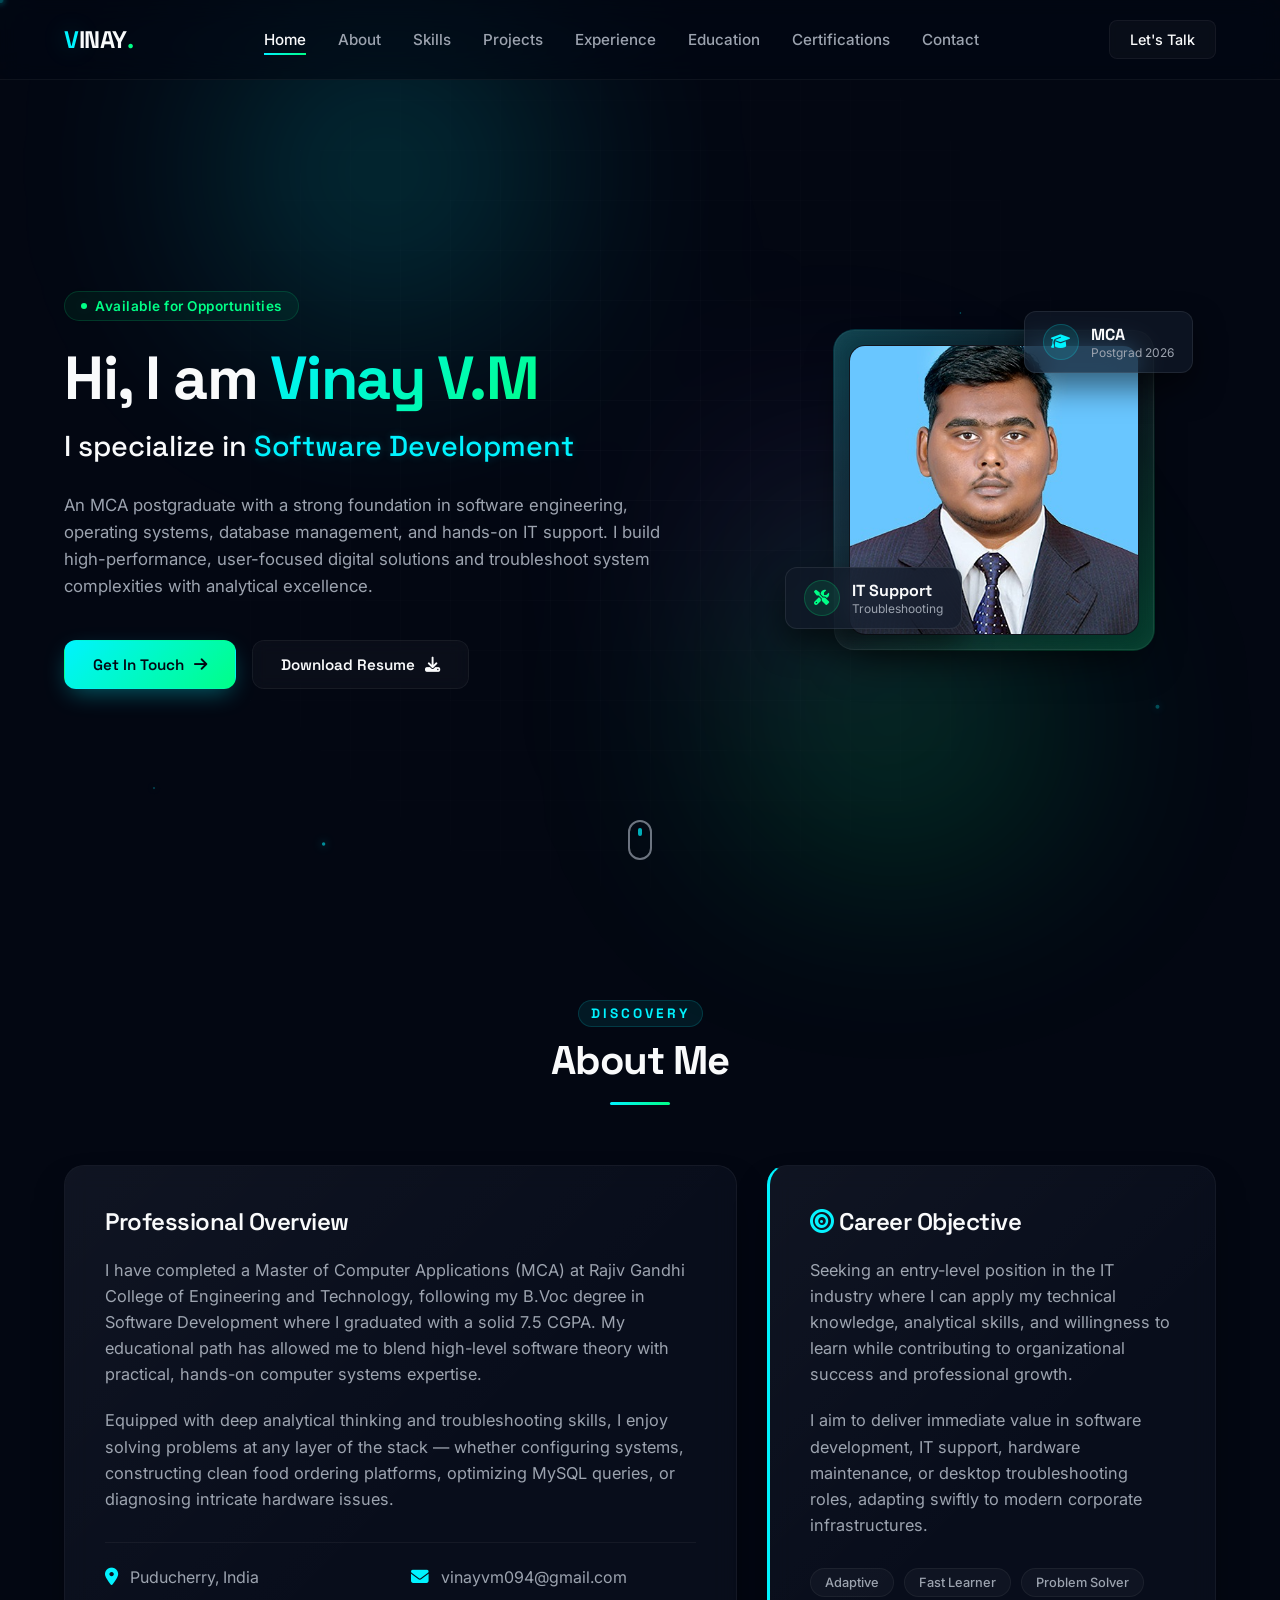
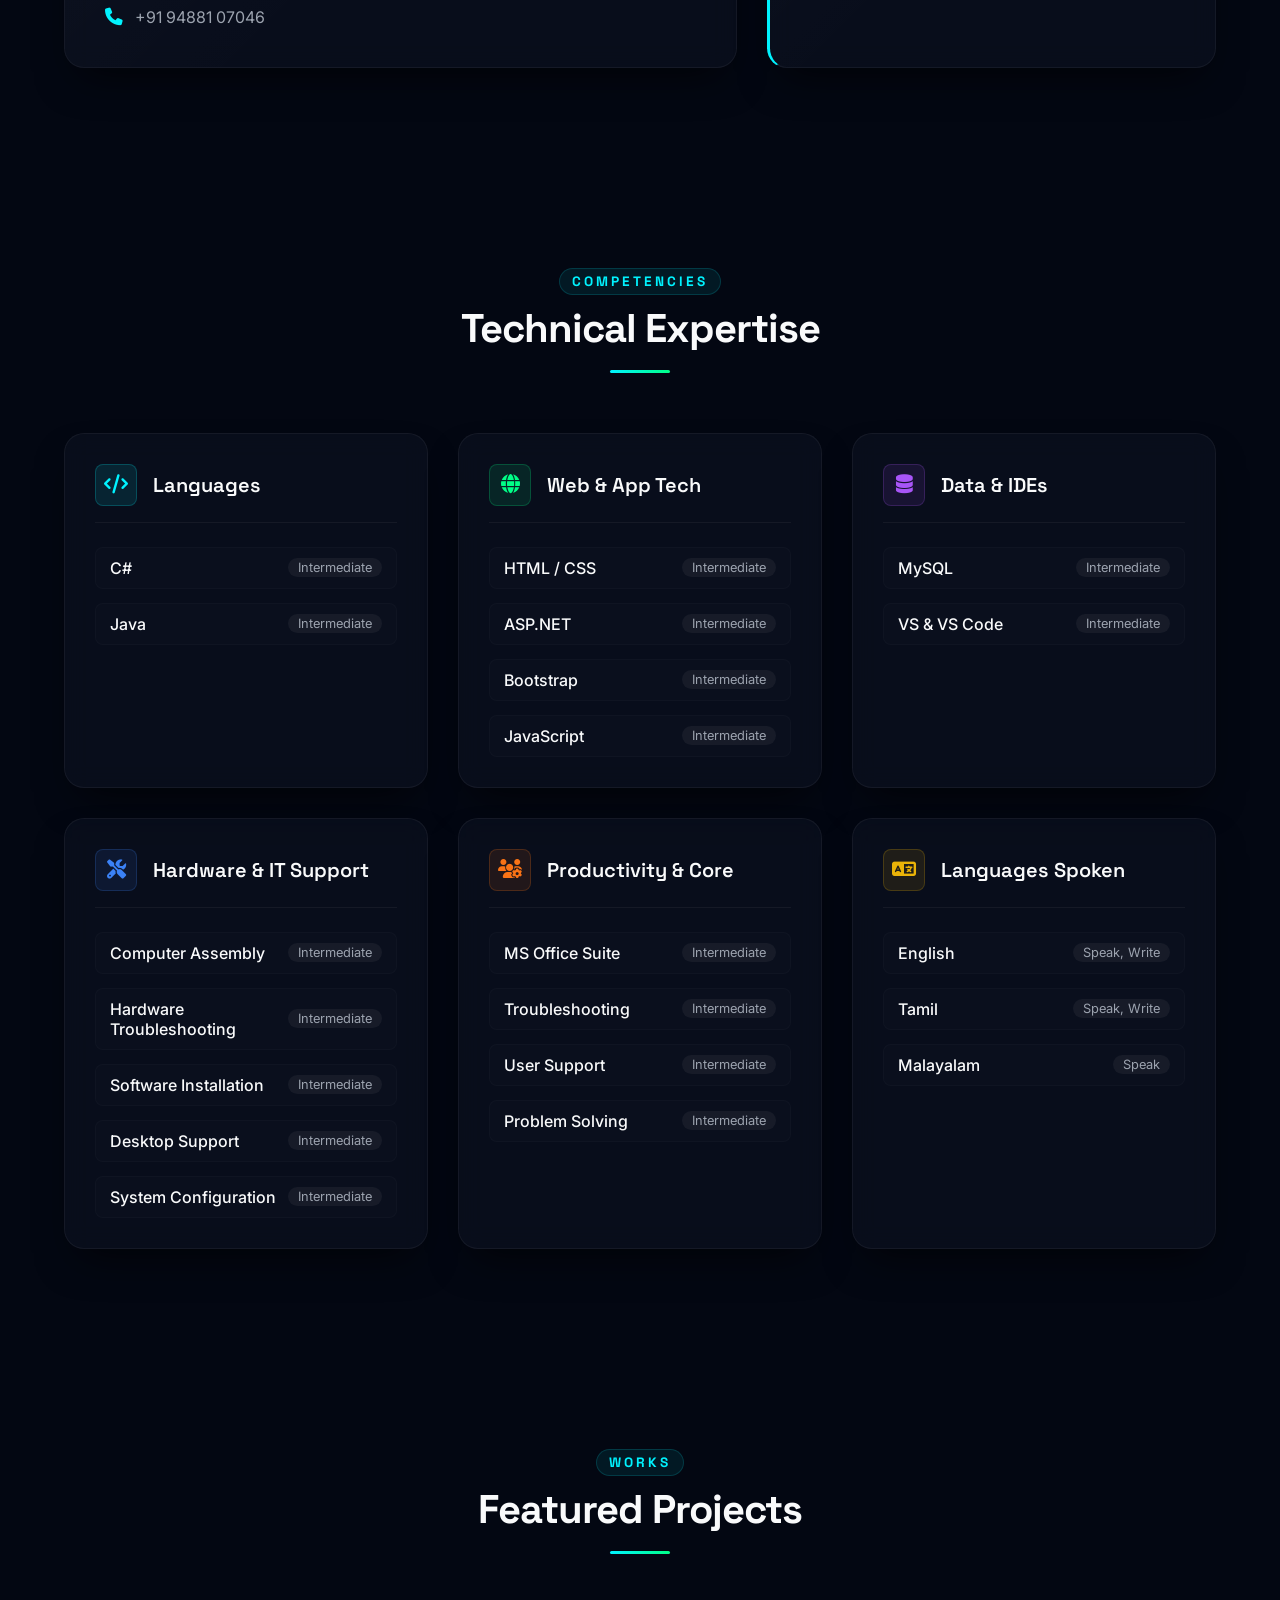
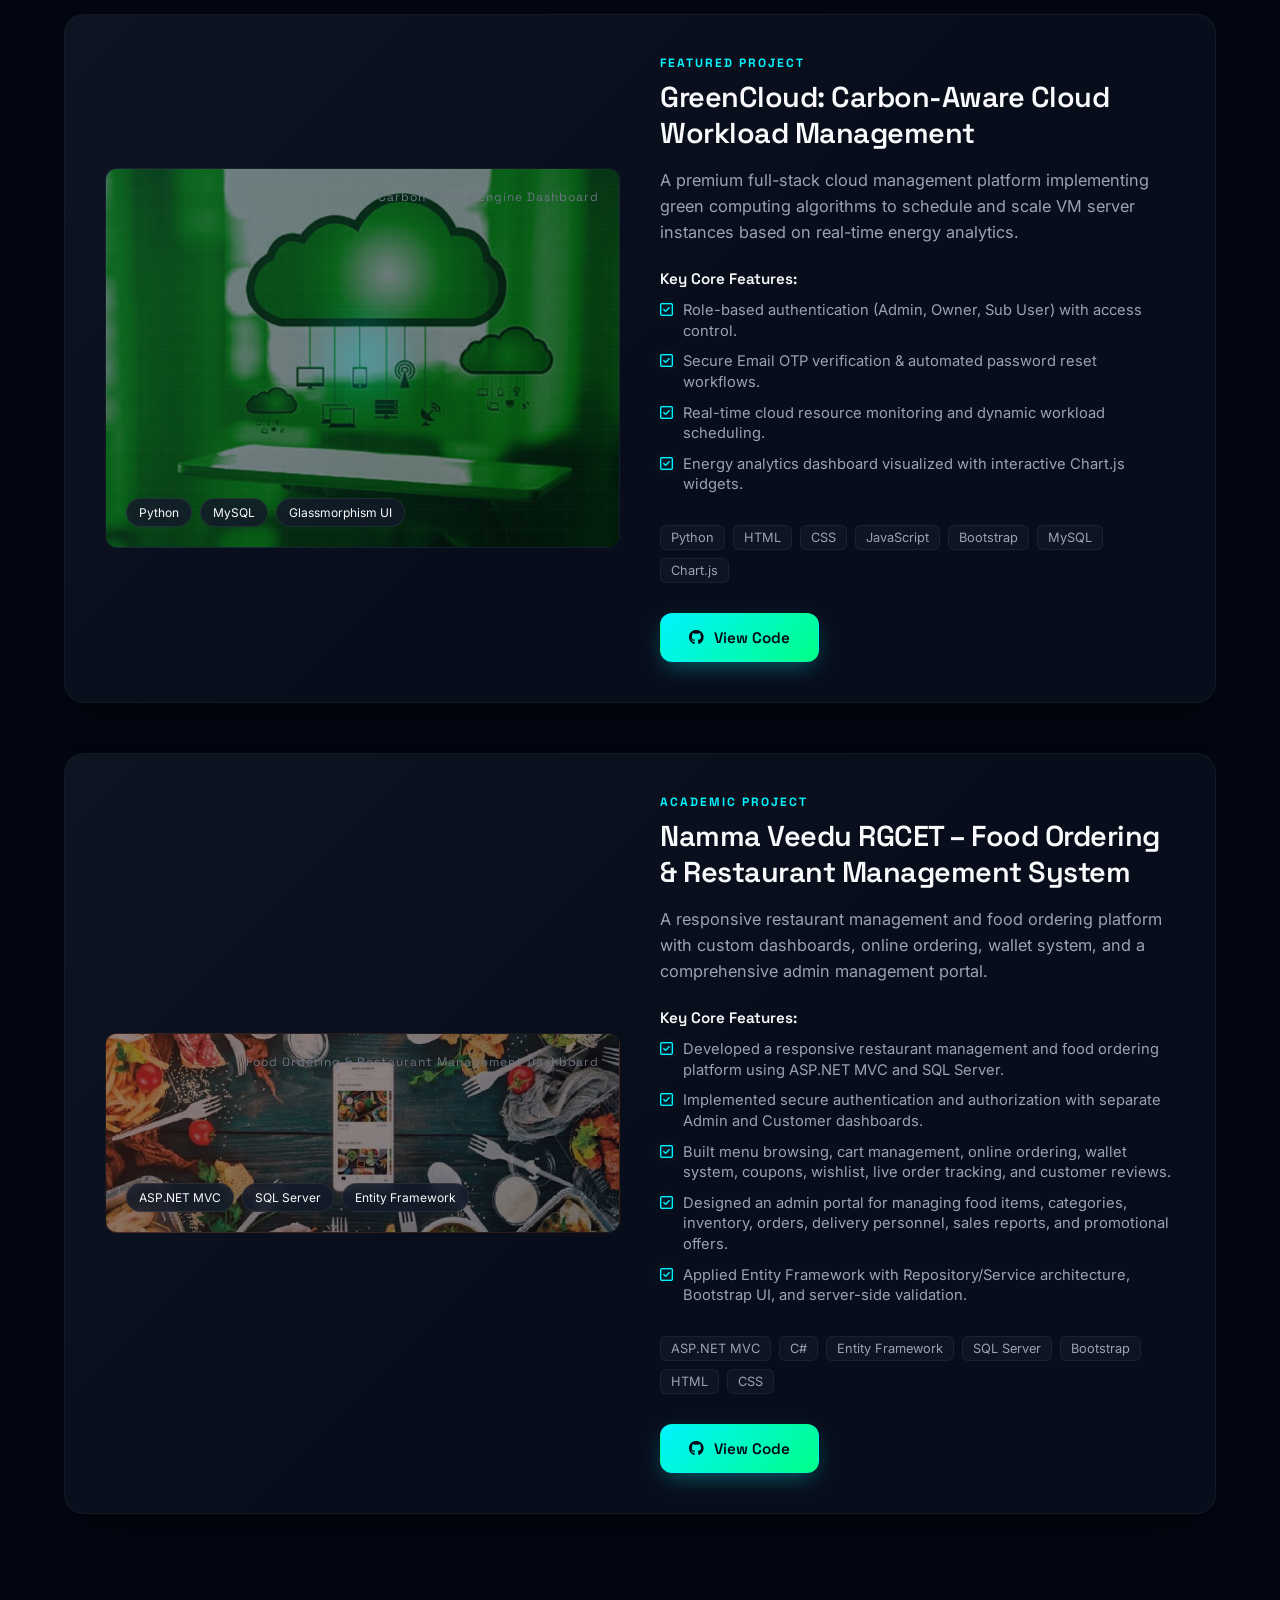
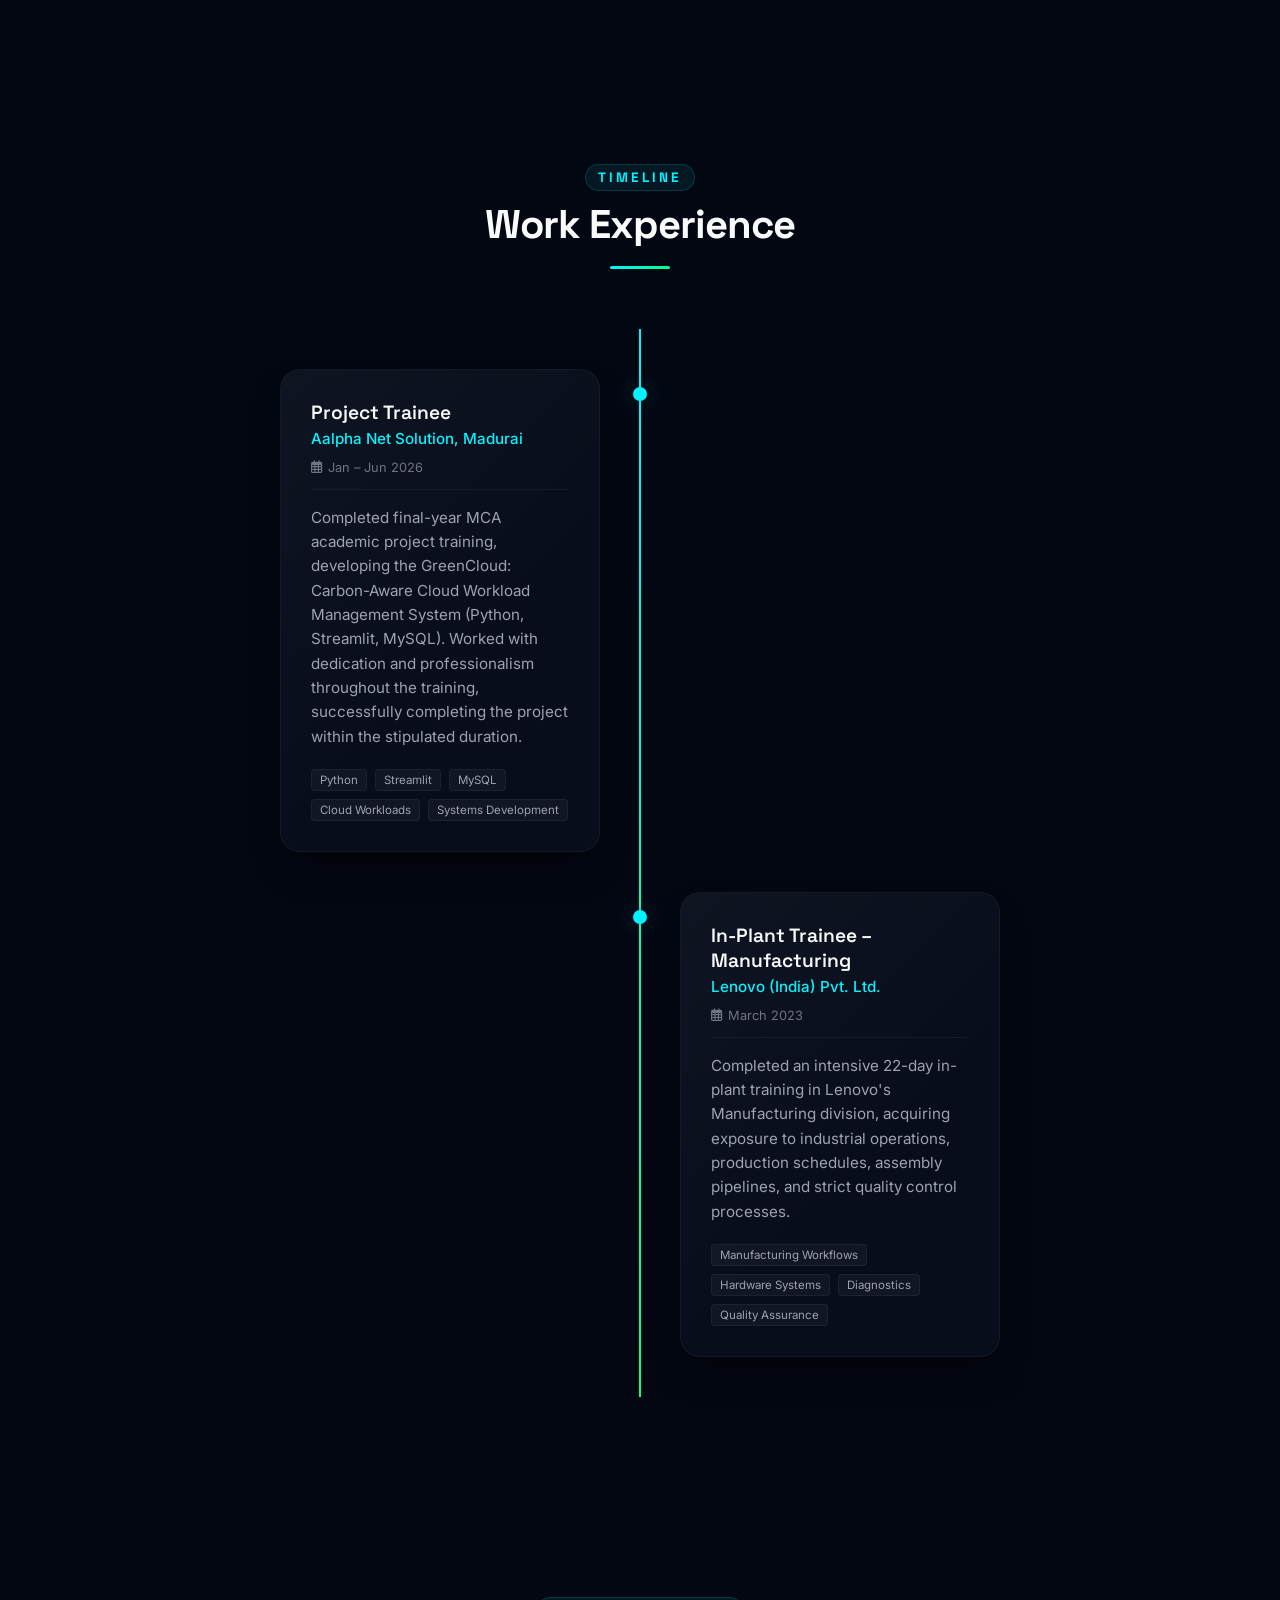
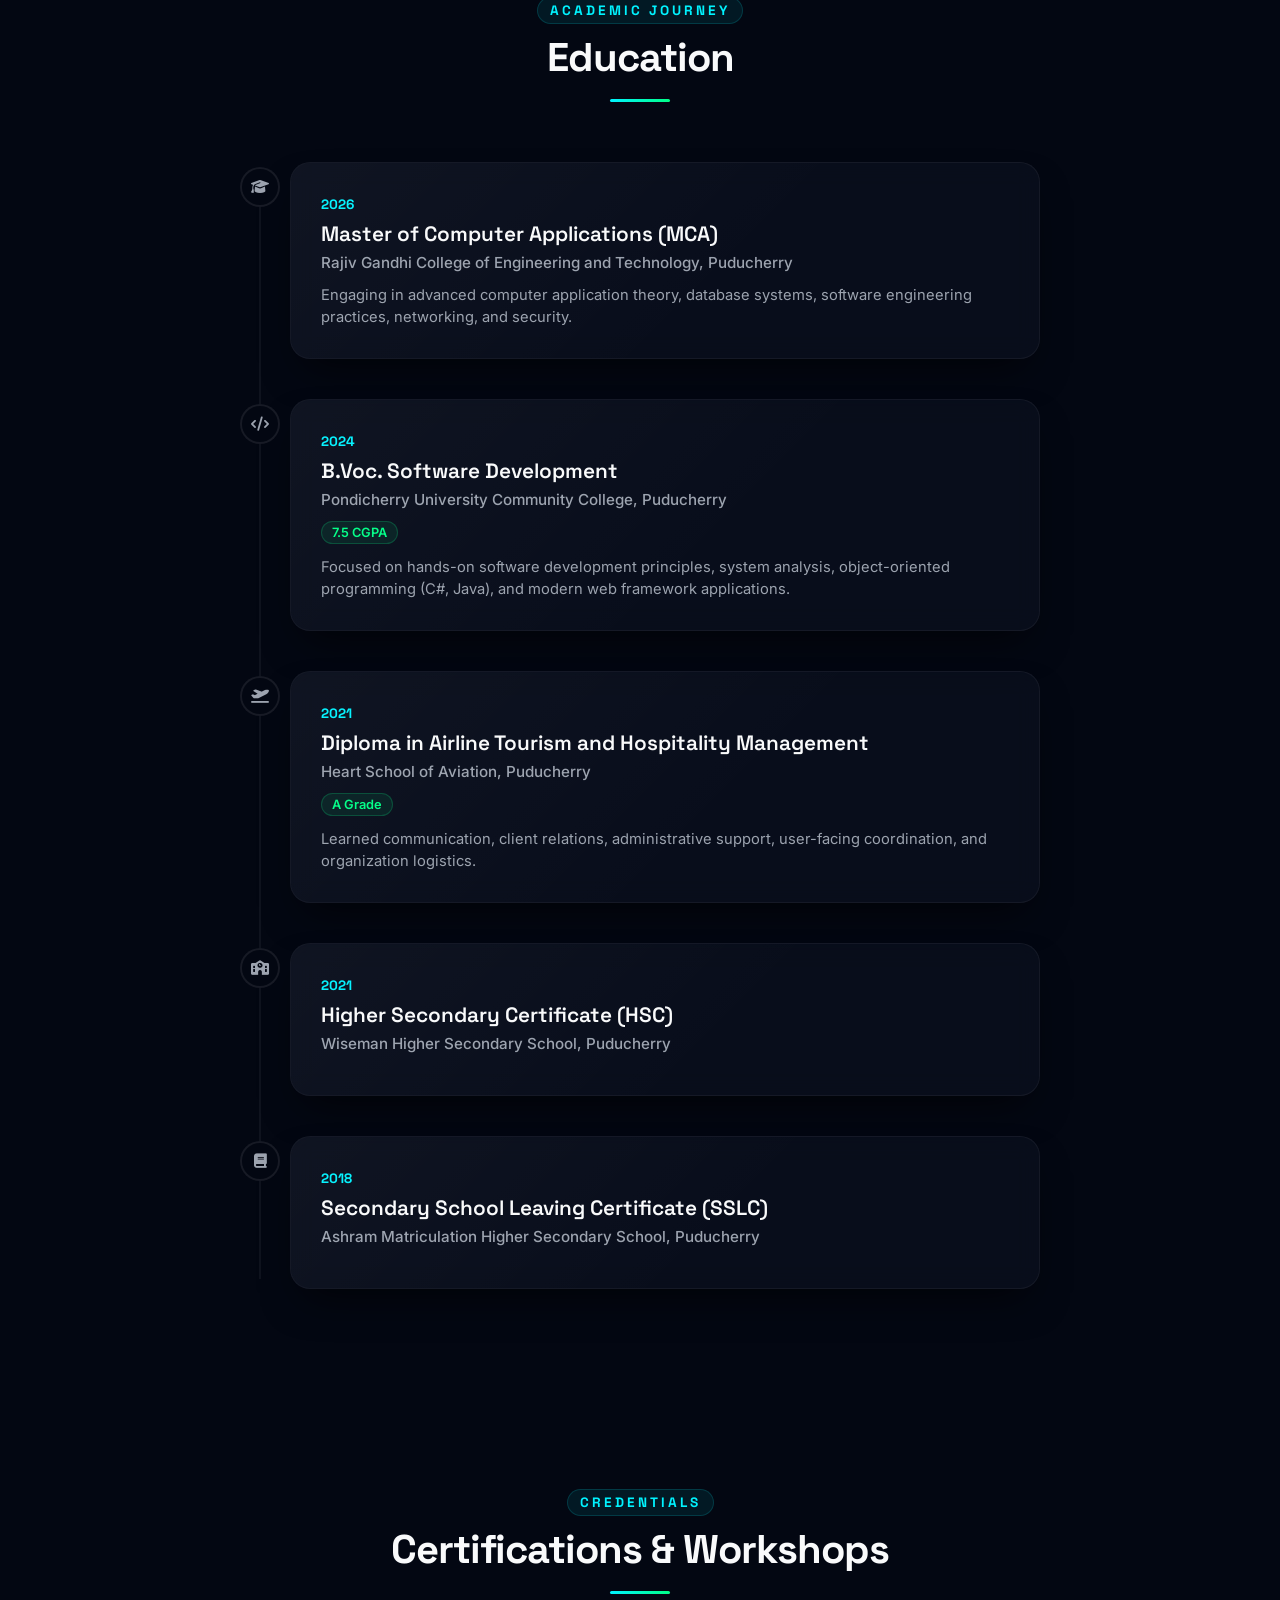
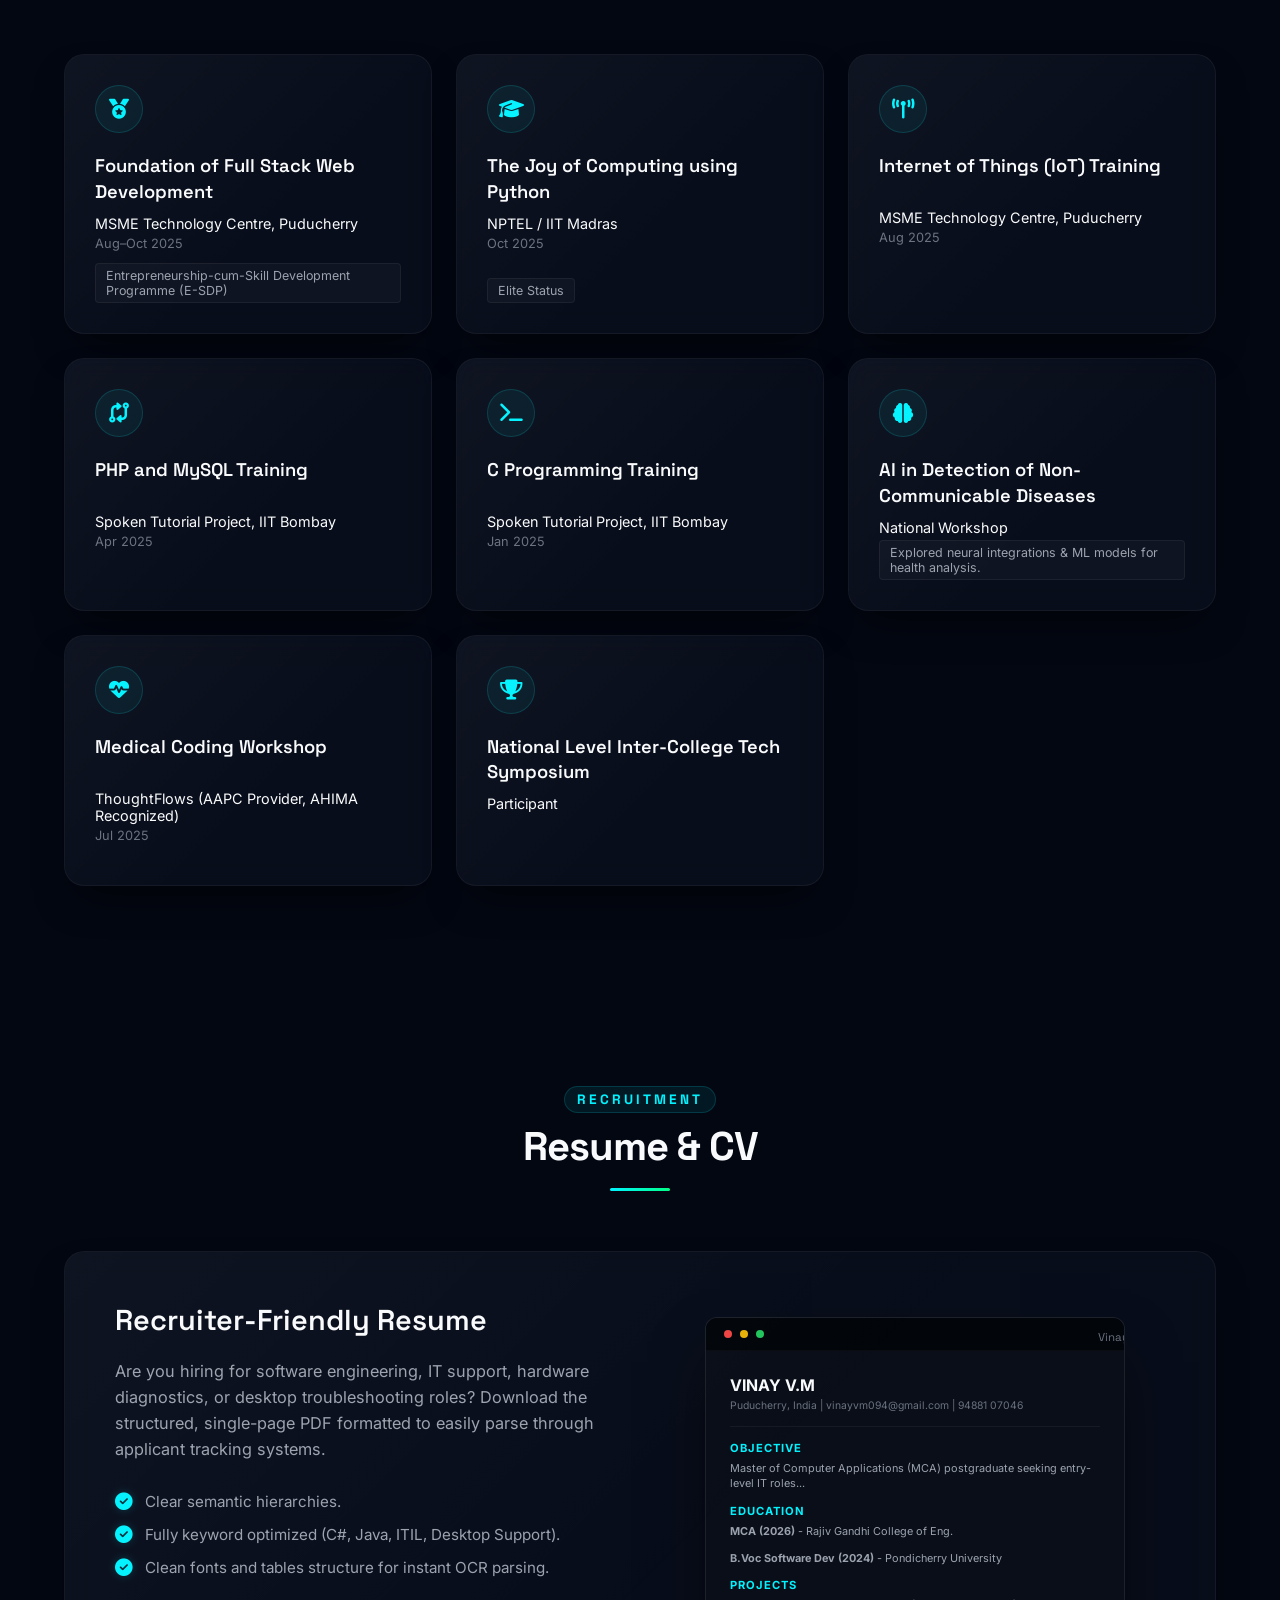
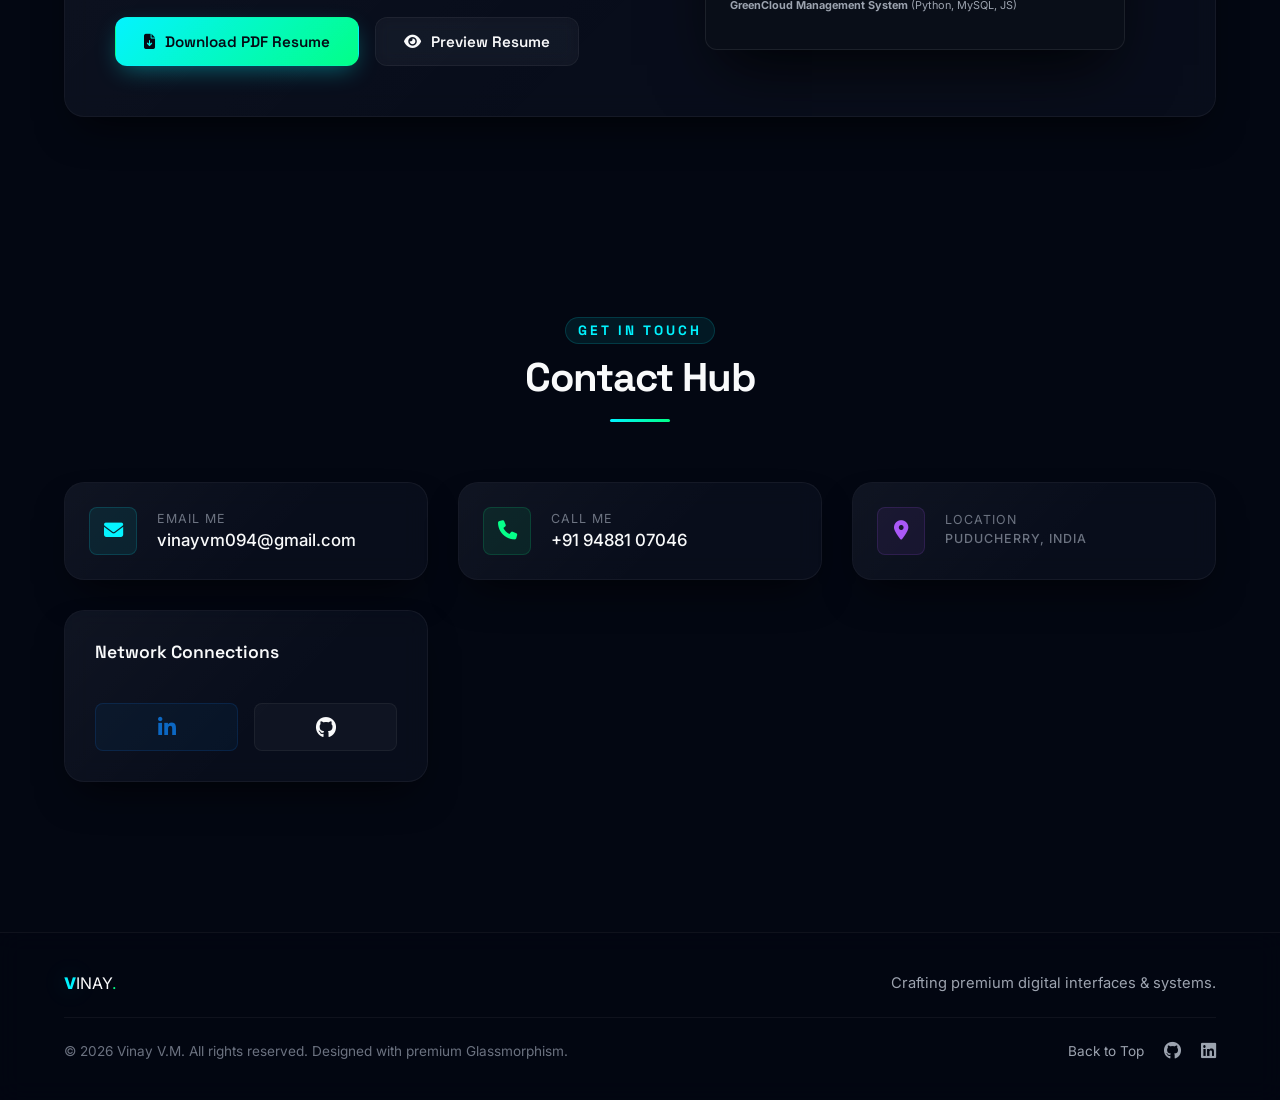
<file: index.html>
<!DOCTYPE html>
<html lang="en">
<head>
    <meta charset="UTF-8">
    <meta name="viewport" content="width=device-width, initial-scale=1.0">
    <title>Vinay V.M | Premium Portfolio | MCA & Software Developer</title>
    
    <!-- SEO Meta Tags -->
    <meta name="description" content="Professional portfolio of Vinay V.M. MCA postgraduate, software developer, and IT support specialist. Skilled in C#, Java, Python, Web technologies, database management, and computer troubleshooting.">
    <meta name="keywords" content="Vinay V.M, Vinay, Portfolio, MCA, Software Developer, IT Support, Hardware Support, Puducherry, C#, Java, Python, GreenCloud, Namma Veedu RGCET, Food Ordering, Restaurant Management">
    <meta name="author" content="Vinay V.M">

    <!-- Open Graph / Facebook -->
    <meta property="og:type" content="website">
    <meta property="og:url" content="https://vinayvm094-cyber.github.io/">
    <meta property="og:title" content="Vinay V.M | Personal Portfolio">
    <meta property="og:description" content="Explore the portfolio of Vinay V.M - Master of Computer Applications student and full-stack software engineer specialized in C#, Python, and IT support systems.">
    <meta property="og:image" content="assets/images/og-image.png">

    <!-- Twitter -->
    <meta property="twitter:card" content="summary_large_image">
    <meta property="twitter:url" content="https://vinayvm094-cyber.github.io/">
    <meta property="twitter:title" content="Vinay V.M | Personal Portfolio">
    <meta property="twitter:description" content="Explore the portfolio of Vinay V.M - Master of Computer Applications student and full-stack software engineer specialized in C#, Python, and IT support systems.">
    <meta property="twitter:image" content="assets/images/og-image.png">

    <!-- Favicon (Inline SVG for clean, request-less setup) -->
    <link rel="icon" type="image/svg+xml" href="data:image/svg+xml,<svg xmlns=%22http://www.w3.org/2000/svg%22 viewBox=%220 0 100 100%22><text y=%22.9em%22 font-size=%2290%22 fill=%22%2300f3ff%22 font-family=%22monospace%22 font-weight=%22bold%22>V</text></svg>">

    <!-- Fonts -->
    <link rel="preconnect" href="https://fonts.googleapis.com">
    <link rel="preconnect" href="https://fonts.gstatic.com" crossorigin>
    <link href="https://fonts.googleapis.com/css2?family=Inter:wght@300;400;500;600;700&family=Space+Grotesk:wght@400;500;600;700&display=swap" rel="stylesheet">
    
    <!-- FontAwesome Icons -->
    <link rel="stylesheet" href="https://cdnjs.cloudflare.com/ajax/libs/font-awesome/6.4.0/css/all.min.css">
    
    <!-- Core Stylesheet -->
    <link rel="stylesheet" href="style.css">

    <!-- Structured Data (JSON-LD) for SEO / ATS compatibility -->
    <script type="application/ld+json">
    {
      "@context": "https://schema.org",
      "@type": "Person",
      "name": "Vinay V.M",
      "jobTitle": "Software Developer & IT Specialist",
      "alumniOf": [
        {
          "@type": "EducationalOrganization",
          "name": "Rajiv Gandhi College of Engineering and Technology, Puducherry"
        },
        {
          "@type": "EducationalOrganization",
          "name": "Pondicherry University Community College, Puducherry"
        }
      ],
      "knowsAbout": [
        "Software Development",
        "C#",
        "Java",
        "HTML",
        "CSS",
        "ASP.NET",
        "MySQL",
        "Computer Hardware Troubleshooting",
        "Desktop Support"
      ],
      "email": "vinayvm094@gmail.com",
      "telephone": "+919488107046",
      "address": {
        "@type": "PostalAddress",
        "addressLocality": "Puducherry",
        "addressCountry": "India"
      },
      "sameAs": [
        "https://github.com/vinayvm094-cyber",
        "https://linkedin.com/in/vinay-v-m"
      ]
    }
    </script>
</head>
<body class="dark-theme">

    <!-- Custom Cursor -->
    <div class="custom-cursor-glow" id="cursorGlow"></div>
    <div class="custom-cursor-dot" id="cursorDot"></div>

    <!-- Background Layers -->
    <div class="bg-grid-overlay"></div>
    <div class="aurora-container">
        <div class="aurora orb-cyan"></div>
        <div class="aurora orb-emerald"></div>
        <div class="aurora orb-purple"></div>
    </div>
    <canvas id="particle-canvas"></canvas>

    <!-- Header Navigation -->
    <header class="glass-header" id="main-header">
        <div class="header-container">
            <a href="#home" class="logo">
                <span class="logo-accent">V</span>INAY<span class="logo-dot">.</span>
            </a>
            
            <nav class="nav-links" id="nav-menu">
                <a href="#home" class="nav-link active">Home</a>
                <a href="#about" class="nav-link">About</a>
                <a href="#skills" class="nav-link">Skills</a>
                <a href="#projects" class="nav-link">Projects</a>
                <a href="#experience" class="nav-link">Experience</a>
                <a href="#education" class="nav-link">Education</a>
                <a href="#certifications" class="nav-link">Certifications</a>
                <a href="#contact" class="nav-link">Contact</a>
            </nav>

            <div class="header-actions">
                <a href="#contact" class="btn-magnetic btn-nav-contact">Let's Talk</a>
                <button class="mobile-menu-toggle" id="menu-btn" aria-label="Toggle navigation menu">
                    <span class="bar"></span>
                    <span class="bar"></span>
                    <span class="bar"></span>
                </button>
            </div>
        </div>
    </header>

    <!-- Mobile Nav Screen Overlay -->
    <div class="mobile-nav-overlay" id="mobile-overlay">
        <div class="mobile-nav-links">
            <a href="#home" class="mobile-link">Home</a>
            <a href="#about" class="mobile-link">About</a>
            <a href="#skills" class="mobile-link">Skills</a>
            <a href="#projects" class="mobile-link">Projects</a>
            <a href="#experience" class="mobile-link">Experience</a>
            <a href="#education" class="mobile-link">Education</a>
            <a href="#certifications" class="mobile-link">Certifications</a>
            <a href="#contact" class="mobile-link">Contact</a>
        </div>
    </div>

    <!-- Main Container -->
    <main class="content-wrapper">

        <!-- 1. HERO SECTION -->
        <section id="home" class="hero-section">
            <div class="section-container hero-container">
                <div class="hero-content">
                    <div class="badge-glow reveal-item">
                        <span class="badge-dot"></span>
                        <span class="badge-text">Available for Opportunities</span>
                    </div>
                    
                    <h1 class="hero-title reveal-item">
                        Hi, I am <span class="text-gradient">Vinay V.M</span>
                    </h1>
                    
                    <div class="hero-subtitle reveal-item">
                        I specialize in <span class="typing-element text-cyan" id="typing-text"></span>
                    </div>

                    <p class="hero-desc reveal-item">
                        An MCA postgraduate with a strong foundation in software engineering, operating systems, database management, and hands-on IT support. I build high-performance, user-focused digital solutions and troubleshoot system complexities with analytical excellence.
                    </p>

                    <div class="hero-cta reveal-item">
                        <a href="#contact" class="btn btn-primary btn-magnetic">
                            <span>Get In Touch</span> <i class="fa-solid fa-arrow-right"></i>
                        </a>
                        <!-- Linked directly to a dummy downloadable asset. We can bundle instructions or resume file -->
                        <a href="assets/Vinay_VM_Resume.pdf" class="btn btn-secondary btn-magnetic" download="Vinay_VM_Resume.pdf">
                            <span>Download Resume</span> <i class="fa-solid fa-download"></i>
                        </a>
                    </div>
                </div>

                <div class="hero-visual reveal-item">
                    <div class="avatar-glass-frame">
                        <div class="inner-glow-container"></div>
                        <div class="profile-image-placeholder">
                            <img src="assets/images/profile.jpg" alt="Vinay V.M Profile Photo" class="profile-avatar-img">
                            <div class="scan-line"></div>
                        </div>
                        
                        <!-- Floating Glass Metric 1 -->
                        <div class="floating-glass-card metric-card-1">
                            <div class="card-icon-container cyan-glow">
                                <i class="fa-solid fa-graduation-cap"></i>
                            </div>
                            <div class="card-metric-info">
                                <span class="metric-val">MCA</span>
                                <span class="metric-lbl">Postgrad 2026</span>
                            </div>
                        </div>

                        <!-- Floating Glass Metric 2 -->
                        <div class="floating-glass-card metric-card-2">
                            <div class="card-icon-container emerald-glow">
                                <i class="fa-solid fa-screwdriver-wrench"></i>
                            </div>
                            <div class="card-metric-info">
                                <span class="metric-val">IT Support</span>
                                <span class="metric-lbl">Troubleshooting</span>
                            </div>
                        </div>
                    </div>
                </div>
            </div>
            
            <a href="#about" class="scroll-indicator" aria-label="Scroll Down">
                <span class="mouse">
                    <span class="wheel"></span>
                </span>
            </a>
        </section>


        <!-- 2. ABOUT ME & 3. CAREER OBJECTIVE -->
        <section id="about" class="about-section">
            <div class="section-container">
                <div class="section-header align-center">
                    <span class="section-subtitle">Discovery</span>
                    <h2 class="section-title">About Me</h2>
                    <div class="section-divider"></div>
                </div>

                <div class="about-grid">
                    <div class="about-card-large glass-card reveal-item" data-tilt>
                        <div class="card-inner-glow"></div>
                        <h3>Professional Overview</h3>
                        <p>
                            I have completed a Master of Computer Applications (MCA) at Rajiv Gandhi College of Engineering and Technology, following my B.Voc degree in Software Development where I graduated with a solid 7.5 CGPA. My educational path has allowed me to blend high-level software theory with practical, hands-on computer systems expertise.
                        </p>
                        <p>
                            Equipped with deep analytical thinking and troubleshooting skills, I enjoy solving problems at any layer of the stack — whether configuring systems, constructing clean food ordering platforms, optimizing MySQL queries, or diagnosing intricate hardware issues.
                        </p>
                        
                        <div class="about-meta-grid">
                            <div class="meta-item">
                                <i class="fa-solid fa-location-dot"></i>
                                <span>Puducherry, India</span>
                            </div>
                            <div class="meta-item">
                                <i class="fa-solid fa-envelope"></i>
                                <span>vinayvm094@gmail.com</span>
                            </div>
                            <div class="meta-item">
                                <i class="fa-solid fa-phone"></i>
                                <span>+91 94881 07046</span>
                            </div>
                        </div>
                    </div>

                    <div class="about-card-small glass-card objective-card reveal-item" data-tilt>
                        <div class="card-inner-glow"></div>
                        <h3><i class="fa-solid fa-bullseye accent-cyan"></i> Career Objective</h3>
                        <p>
                            Seeking an entry-level position in the IT industry where I can apply my technical knowledge, analytical skills, and willingness to learn while contributing to organizational success and professional growth. 
                        </p>
                        <p>
                            I aim to deliver immediate value in software development, IT support, hardware maintenance, or desktop troubleshooting roles, adapting swiftly to modern corporate infrastructures.
                        </p>
                        <div class="objective-badges">
                            <span class="badge">Adaptive</span>
                            <span class="badge">Fast Learner</span>
                            <span class="badge">Problem Solver</span>
                        </div>
                    </div>
                </div>
            </div>
        </section>


        <!-- 4. TECHNICAL SKILLS -->
        <section id="skills" class="skills-section">
            <div class="section-container">
                <div class="section-header align-center">
                    <span class="section-subtitle">Competencies</span>
                    <h2 class="section-title">Technical Expertise</h2>
                    <div class="section-divider"></div>
                </div>

                <div class="skills-grid">
                    
                    <!-- Languages -->
                    <div class="skills-category-card glass-card reveal-item" data-tilt>
                        <div class="category-header">
                            <div class="cat-icon cyan"><i class="fa-solid fa-code"></i></div>
                            <h3>Languages</h3>
                        </div>
                        <ul class="skills-list">
                            <li><span class="skill-name">C#</span><span class="skill-level">Intermediate</span></li>
                            <li><span class="skill-name">Java</span><span class="skill-level">Intermediate</span></li>
                        </ul>
                    </div>

                    <!-- Web Technologies -->
                    <div class="skills-category-card glass-card reveal-item" data-tilt>
                        <div class="category-header">
                            <div class="cat-icon emerald"><i class="fa-solid fa-globe"></i></div>
                            <h3>Web & App Tech</h3>
                        </div>
                        <ul class="skills-list">
                            <li><span class="skill-name">HTML / CSS</span><span class="skill-level">Intermediate</span></li>
                            <li><span class="skill-name">ASP.NET</span><span class="skill-level">Intermediate</span></li>
                            <li><span class="skill-name">Bootstrap</span><span class="skill-level">Intermediate</span></li>
                            <li><span class="skill-name">JavaScript</span><span class="skill-level">Intermediate</span></li>
                        </ul>
                    </div>

                    <!-- Database & Tools -->
                    <div class="skills-category-card glass-card reveal-item" data-tilt>
                        <div class="category-header">
                            <div class="cat-icon purple"><i class="fa-solid fa-database"></i></div>
                            <h3>Data & IDEs</h3>
                        </div>
                        <ul class="skills-list">
                            <li><span class="skill-name">MySQL</span><span class="skill-level">Intermediate</span></li>
                            <li><span class="skill-name">VS & VS Code</span><span class="skill-level">Intermediate</span></li>
                        </ul>
                    </div>

                    <!-- Hardware & IT Support -->
                    <div class="skills-category-card glass-card reveal-item" data-tilt>
                        <div class="category-header">
                            <div class="cat-icon blue"><i class="fa-solid fa-screwdriver-wrench"></i></div>
                            <h3>Hardware & IT Support</h3>
                        </div>
                        <ul class="skills-list">
                            <li><span class="skill-name">Computer Assembly</span><span class="skill-level">Intermediate</span></li>
                            <li><span class="skill-name">Hardware Troubleshooting</span><span class="skill-level">Intermediate</span></li>
                            <li><span class="skill-name">Software Installation</span><span class="skill-level">Intermediate</span></li>
                            <li><span class="skill-name">Desktop Support</span><span class="skill-level">Intermediate</span></li>
                            <li><span class="skill-name">System Configuration</span><span class="skill-level">Intermediate</span></li>
                        </ul>
                    </div>

                    <!-- Core & Productivity -->
                    <div class="skills-category-card glass-card reveal-item" data-tilt>
                        <div class="category-header">
                            <div class="cat-icon orange"><i class="fa-solid fa-users-gear"></i></div>
                            <h3>Productivity & Core</h3>
                        </div>
                        <ul class="skills-list">
                            <li><span class="skill-name">MS Office Suite</span><span class="skill-level">Intermediate</span></li>
                            <li><span class="skill-name">Troubleshooting</span><span class="skill-level">Intermediate</span></li>
                            <li><span class="skill-name">User Support</span><span class="skill-level">Intermediate</span></li>
                            <li><span class="skill-name">Problem Solving</span><span class="skill-level">Intermediate</span></li>
                        </ul>
                    </div>

                    <!-- Languages Spoken -->
                    <div class="skills-category-card glass-card reveal-item" data-tilt>
                        <div class="category-header">
                            <div class="cat-icon gold"><i class="fa-solid fa-language"></i></div>
                            <h3>Languages Spoken</h3>
                        </div>
                        <ul class="skills-list">
                            <li><span class="skill-name">English</span><span class="skill-level">Speak, Write</span></li>
                            <li><span class="skill-name">Tamil</span><span class="skill-level">Speak, Write</span></li>
                            <li><span class="skill-name">Malayalam</span><span class="skill-level">Speak</span></li>
                        </ul>
                    </div>

                </div>
            </div>
        </section>


        <!-- 5. PROJECTS -->
        <section id="projects" class="projects-section">
            <div class="section-container">
                <div class="section-header align-center">
                    <span class="section-subtitle">Works</span>
                    <h2 class="section-title">Featured Projects</h2>
                    <div class="section-divider"></div>
                </div>

                <!-- Featured Project (Main) -->
                <div class="featured-project-container glass-card reveal-item">
                    <div class="card-inner-glow"></div>
                    <div class="featured-project-grid">
                        <div class="featured-project-media">
                            <div class="abstract-project-art main-art-bg">
                                <img src="assets/images/green-cloud.png" alt="GreenCloud Carbon-Aware Workload Management" class="project-img-display">
                                <div class="floating-orb-mini center-orb"></div>
                                <div class="grid-mesh-mini"></div>
                                <div class="project-tags-overlay">
                                    <span class="tech-tag">Python</span>
                                    <span class="tech-tag">MySQL</span>
                                    <span class="tech-tag">Glassmorphism UI</span>
                                </div>
                                <span class="art-caption">Carbon-Aware Engine Dashboard</span>
                            </div>
                        </div>

                        <div class="featured-project-details">
                            <div class="featured-tag">Featured Project</div>
                            <h3>GreenCloud: Carbon-Aware Cloud Workload Management</h3>
                            <p class="project-summary">
                                A premium full-stack cloud management platform implementing green computing algorithms to schedule and scale VM server instances based on real-time energy analytics.
                            </p>
                            
                            <h4 class="features-header">Key Core Features:</h4>
                            <ul class="project-features-list">
                                <li><i class="fa-regular fa-square-check text-cyan"></i> Role-based authentication (Admin, Owner, Sub User) with access control.</li>
                                <li><i class="fa-regular fa-square-check text-cyan"></i> Secure Email OTP verification & automated password reset workflows.</li>
                                <li><i class="fa-regular fa-square-check text-cyan"></i> Real-time cloud resource monitoring and dynamic workload scheduling.</li>
                                <li><i class="fa-regular fa-square-check text-cyan"></i> Energy analytics dashboard visualized with interactive Chart.js widgets.</li>
                            </ul>

                            <div class="project-tech-stack">
                                <span>Python</span>
                                <span>HTML</span>
                                <span>CSS</span>
                                <span>JavaScript</span>
                                <span>Bootstrap</span>
                                <span>MySQL</span>
                                <span>Chart.js</span>
                            </div>

                            <div class="project-links">
                                <a href="https://github.com/vinayvm094-cyber/Green-Cloud" target="_blank" class="btn btn-primary btn-magnetic">
                                    <i class="fa-brands fa-github"></i> <span>View Code</span>
                                </a>
                            </div>
                        </div>
                    </div>
                </div>

                <!-- Featured Project 2: Namma Veedu RGCET -->
                <div class="featured-project-container glass-card reveal-item" style="margin-top: 40px;">
                    <div class="card-inner-glow"></div>
                    <div class="featured-project-grid">
                        <div class="featured-project-media">
                            <div class="abstract-project-art food-art-bg">
                                <img src="assets/images/namma-veedu.jpg" alt="Namma Veedu RGCET Food Ordering & Restaurant Management System" class="project-img-display">
                                <div class="project-tags-overlay">
                                    <span class="tech-tag">ASP.NET MVC</span>
                                    <span class="tech-tag">SQL Server</span>
                                    <span class="tech-tag">Entity Framework</span>
                                </div>
                                <span class="art-caption">Food Ordering & Restaurant Management Dashboard</span>
                            </div>
                        </div>

                        <div class="featured-project-details">
                            <div class="featured-tag">Academic Project</div>
                            <h3>Namma Veedu RGCET – Food Ordering & Restaurant Management System</h3>
                            <p class="project-summary">
                                A responsive restaurant management and food ordering platform with custom dashboards, online ordering, wallet system, and a comprehensive admin management portal.
                            </p>
                            
                            <h4 class="features-header">Key Core Features:</h4>
                            <ul class="project-features-list">
                                <li><i class="fa-regular fa-square-check text-cyan"></i> Developed a responsive restaurant management and food ordering platform using ASP.NET MVC and SQL Server.</li>
                                <li><i class="fa-regular fa-square-check text-cyan"></i> Implemented secure authentication and authorization with separate Admin and Customer dashboards.</li>
                                <li><i class="fa-regular fa-square-check text-cyan"></i> Built menu browsing, cart management, online ordering, wallet system, coupons, wishlist, live order tracking, and customer reviews.</li>
                                <li><i class="fa-regular fa-square-check text-cyan"></i> Designed an admin portal for managing food items, categories, inventory, orders, delivery personnel, sales reports, and promotional offers.</li>
                                <li><i class="fa-regular fa-square-check text-cyan"></i> Applied Entity Framework with Repository/Service architecture, Bootstrap UI, and server-side validation.</li>
                            </ul>

                            <div class="project-tech-stack">
                                <span>ASP.NET MVC</span>
                                <span>C#</span>
                                <span>Entity Framework</span>
                                <span>SQL Server</span>
                                <span>Bootstrap</span>
                                <span>HTML</span>
                                <span>CSS</span>
                            </div>

                            <div class="project-links">
                                <a href="https://github.com/vinayvm094-cyber/Namma_veedu" target="_blank" class="btn btn-primary btn-magnetic">
                                    <i class="fa-brands fa-github"></i> <span>View Code</span>
                                </a>
                            </div>
                        </div>
                    </div>
                </div>
            </div>
        </section>


        <!-- 6. EXPERIENCE -->
        <section id="experience" class="experience-section">
            <div class="section-container">
                <div class="section-header align-center">
                    <span class="section-subtitle">Timeline</span>
                    <h2 class="section-title">Work Experience</h2>
                    <div class="section-divider"></div>
                </div>

                <div class="experience-timeline">
                    <div class="timeline-line"></div>
                    
                    <!-- Project Trainee – Aalpha Net Solution -->
                    <div class="timeline-card-wrapper left reveal-item">
                        <div class="timeline-dot-glow"></div>
                        <div class="timeline-glass-card glass-card">
                            <div class="card-inner-glow"></div>
                            <div class="experience-header">
                                <div class="comp-details">
                                    <h3>Project Trainee</h3>
                                    <h4 class="company-name">Aalpha Net Solution, Madurai</h4>
                                </div>
                                <span class="experience-date"><i class="fa-regular fa-calendar-days"></i> Jan – Jun 2026</span>
                            </div>
                            <p class="experience-desc">
                                Completed final-year MCA academic project training, developing the GreenCloud: Carbon-Aware Cloud Workload Management System (Python, Streamlit, MySQL). Worked with dedication and professionalism throughout the training, successfully completing the project within the stipulated duration.
                            </p>
                            <div class="experience-skills-used">
                                <span class="skill-tag">Python</span>
                                <span class="skill-tag">Streamlit</span>
                                <span class="skill-tag">MySQL</span>
                                <span class="skill-tag">Cloud Workloads</span>
                                <span class="skill-tag">Systems Development</span>
                            </div>
                        </div>
                    </div>

                    <!-- Lenovo In-Plant Trainee -->
                    <div class="timeline-card-wrapper right reveal-item">
                        <div class="timeline-dot-glow"></div>
                        <div class="timeline-glass-card glass-card">
                            <div class="card-inner-glow"></div>
                            <div class="experience-header">
                                <div class="comp-details">
                                    <h3>In-Plant Trainee – Manufacturing</h3>
                                    <h4 class="company-name">Lenovo (India) Pvt. Ltd.</h4>
                                </div>
                                <span class="experience-date"><i class="fa-regular fa-calendar-days"></i> March 2023</span>
                            </div>
                            <p class="experience-desc">
                                Completed an intensive 22-day in-plant training in Lenovo's Manufacturing division, acquiring exposure to industrial operations, production schedules, assembly pipelines, and strict quality control processes.
                            </p>
                            <div class="experience-skills-used">
                                <span class="skill-tag">Manufacturing Workflows</span>
                                <span class="skill-tag">Hardware Systems</span>
                                <span class="skill-tag">Diagnostics</span>
                                <span class="skill-tag">Quality Assurance</span>
                            </div>
                        </div>
                    </div>

                </div>
            </div>
        </section>


        <!-- 7. EDUCATION -->
        <section id="education" class="education-section">
            <div class="section-container">
                <div class="section-header align-center">
                    <span class="section-subtitle">Academic Journey</span>
                    <h2 class="section-title">Education</h2>
                    <div class="section-divider"></div>
                </div>

                <div class="education-timeline-vertical">
                    <div class="edu-line"></div>

                    <!-- MCA -->
                    <div class="edu-node reveal-item">
                        <div class="edu-marker"><i class="fa-solid fa-graduation-cap"></i></div>
                        <div class="edu-content-card glass-card">
                            <div class="card-inner-glow"></div>
                            <span class="edu-year">2026</span>
                            <h3>Master of Computer Applications (MCA)</h3>
                            <h4 class="edu-school">Rajiv Gandhi College of Engineering and Technology, Puducherry</h4>
                            <p>Engaging in advanced computer application theory, database systems, software engineering practices, networking, and security.</p>
                        </div>
                    </div>

                    <!-- B.Voc -->
                    <div class="edu-node reveal-item">
                        <div class="edu-marker"><i class="fa-solid fa-code"></i></div>
                        <div class="edu-content-card glass-card">
                            <div class="card-inner-glow"></div>
                            <span class="edu-year">2024</span>
                            <h3>B.Voc. Software Development</h3>
                            <h4 class="edu-school">Pondicherry University Community College, Puducherry</h4>
                            <div class="grade-pill">7.5 CGPA</div>
                            <p>Focused on hands-on software development principles, system analysis, object-oriented programming (C#, Java), and modern web framework applications.</p>
                        </div>
                    </div>

                    <!-- Airline Tourism -->
                    <div class="edu-node reveal-item">
                        <div class="edu-marker"><i class="fa-solid fa-plane-departure"></i></div>
                        <div class="edu-content-card glass-card">
                            <div class="card-inner-glow"></div>
                            <span class="edu-year">2021</span>
                            <h3>Diploma in Airline Tourism and Hospitality Management</h3>
                            <h4 class="edu-school">Heart School of Aviation, Puducherry</h4>
                            <div class="grade-pill">A Grade</div>
                            <p>Learned communication, client relations, administrative support, user-facing coordination, and organization logistics.</p>
                        </div>
                    </div>

                    <!-- HSC -->
                    <div class="edu-node reveal-item">
                        <div class="edu-marker"><i class="fa-solid fa-school"></i></div>
                        <div class="edu-content-card glass-card">
                            <div class="card-inner-glow"></div>
                            <span class="edu-year">2021</span>
                            <h3>Higher Secondary Certificate (HSC)</h3>
                            <h4 class="edu-school">Wiseman Higher Secondary School, Puducherry</h4>
                        </div>
                    </div>

                    <!-- SSLC -->
                    <div class="edu-node reveal-item">
                        <div class="edu-marker"><i class="fa-solid fa-book"></i></div>
                        <div class="edu-content-card glass-card">
                            <div class="card-inner-glow"></div>
                            <span class="edu-year">2018</span>
                            <h3>Secondary School Leaving Certificate (SSLC)</h3>
                            <h4 class="edu-school">Ashram Matriculation Higher Secondary School, Puducherry</h4>
                        </div>
                    </div>

                </div>
            </div>
        </section>


        <!-- 8. CERTIFICATIONS & WORKSHOPS -->
        <section id="certifications" class="certifications-section">
            <div class="section-container">
                <div class="section-header align-center">
                    <span class="section-subtitle">Credentials</span>
                    <h2 class="section-title">Certifications & Workshops</h2>
                    <div class="section-divider"></div>
                </div>

                <div class="certifications-grid">
                    
                    <!-- Cert 1 -->
                    <div class="cert-card glass-card reveal-item">
                        <div class="card-inner-glow"></div>
                        <div class="cert-badge-icon"><i class="fa-solid fa-medal"></i></div>
                        <h3>Foundation of Full Stack Web Development</h3>
                        <p class="cert-issuer">MSME Technology Centre, Puducherry</p>
                        <p class="cert-duration">Aug–Oct 2025</p>
                        <span class="cert-program">Entrepreneurship-cum-Skill Development Programme (E-SDP)</span>
                    </div>

                    <!-- Cert 2 -->
                    <div class="cert-card glass-card reveal-item">
                        <div class="card-inner-glow"></div>
                        <div class="cert-badge-icon"><i class="fa-solid fa-graduation-cap"></i></div>
                        <h3>The Joy of Computing using Python</h3>
                        <p class="cert-issuer">NPTEL / IIT Madras</p>
                        <p class="cert-duration">Oct 2025</p>
                        <span class="cert-badge-level">Elite Status</span>
                    </div>

                    <!-- Cert 3 -->
                    <div class="cert-card glass-card reveal-item">
                        <div class="card-inner-glow"></div>
                        <div class="cert-badge-icon"><i class="fa-solid fa-tower-broadcast"></i></div>
                        <h3>Internet of Things (IoT) Training</h3>
                        <p class="cert-issuer">MSME Technology Centre, Puducherry</p>
                        <p class="cert-duration">Aug 2025</p>
                    </div>

                    <!-- Cert 4 -->
                    <div class="cert-card glass-card reveal-item">
                        <div class="card-inner-glow"></div>
                        <div class="cert-badge-icon"><i class="fa-solid fa-code-compare"></i></div>
                        <h3>PHP and MySQL Training</h3>
                        <p class="cert-issuer">Spoken Tutorial Project, IIT Bombay</p>
                        <p class="cert-duration">Apr 2025</p>
                    </div>

                    <!-- Cert 5 -->
                    <div class="cert-card glass-card reveal-item">
                        <div class="card-inner-glow"></div>
                        <div class="cert-badge-icon"><i class="fa-solid fa-terminal"></i></div>
                        <h3>C Programming Training</h3>
                        <p class="cert-issuer">Spoken Tutorial Project, IIT Bombay</p>
                        <p class="cert-duration">Jan 2025</p>
                    </div>

                    <!-- Cert 6 -->
                    <div class="cert-card glass-card reveal-item">
                        <div class="card-inner-glow"></div>
                        <div class="cert-badge-icon"><i class="fa-solid fa-brain"></i></div>
                        <h3>AI in Detection of Non-Communicable Diseases</h3>
                        <p class="cert-issuer">National Workshop</p>
                        <p class="cert-desc">Explored neural integrations & ML models for health analysis.</p>
                    </div>

                    <!-- Cert 7 -->
                    <div class="cert-card glass-card reveal-item">
                        <div class="card-inner-glow"></div>
                        <div class="cert-badge-icon"><i class="fa-solid fa-heart-pulse"></i></div>
                        <h3>Medical Coding Workshop</h3>
                        <p class="cert-issuer">ThoughtFlows (AAPC Provider, AHIMA Recognized)</p>
                        <p class="cert-duration">Jul 2025</p>
                    </div>

                    <!-- Cert 8 -->
                    <div class="cert-card glass-card reveal-item">
                        <div class="card-inner-glow"></div>
                        <div class="cert-badge-icon"><i class="fa-solid fa-trophy"></i></div>
                        <h3>National Level Inter-College Tech Symposium</h3>
                        <p class="cert-issuer">Participant</p>
                    </div>

                </div>
            </div>
        </section>


        <!-- 9. RESUME SECTION -->
        <section id="resume" class="resume-section">
            <div class="section-container">
                <div class="section-header align-center">
                    <span class="section-subtitle">Recruitment</span>
                    <h2 class="section-title">Resume & CV</h2>
                    <div class="section-divider"></div>
                </div>

                <div class="resume-wrapper glass-card reveal-item">
                    <div class="card-inner-glow"></div>
                    <div class="resume-layout-grid">
                        <div class="resume-info-block">
                            <h3>Recruiter-Friendly Resume</h3>
                            <p>
                                Are you hiring for software engineering, IT support, hardware diagnostics, or desktop troubleshooting roles? Download the structured, single-page PDF formatted to easily parse through applicant tracking systems.
                            </p>
                            <ul class="resume-benefits">
                                <li><i class="fa-solid fa-circle-check text-cyan"></i> Clear semantic hierarchies.</li>
                                <li><i class="fa-solid fa-circle-check text-cyan"></i> Fully keyword optimized (C#, Java, ITIL, Desktop Support).</li>
                                <li><i class="fa-solid fa-circle-check text-cyan"></i> Clean fonts and tables structure for instant OCR parsing.</li>
                            </ul>
                            <div class="resume-action-buttons">
                                <a href="assets/Vinay_VM_Resume.pdf" class="btn btn-primary btn-magnetic" download="Vinay_VM_Resume.pdf">
                                    <i class="fa-solid fa-file-arrow-down"></i> <span>Download PDF Resume</span>
                                </a>
                                <a href="assets/Vinay_VM_Resume.html" target="_blank" class="btn btn-secondary btn-magnetic">
                                    <i class="fa-solid fa-eye"></i> <span>Preview Resume</span>
                                </a>
                            </div>
                        </div>

                        <div class="resume-preview-block">
                            <div class="resume-visual-mockup">
                                <div class="mockup-header">
                                    <span class="dot-red"></span>
                                    <span class="dot-yellow"></span>
                                    <span class="dot-green"></span>
                                    <span class="mockup-tab">Vinay_VM_Resume.pdf</span>
                                </div>
                                <div class="mockup-body">
                                    <div class="mockup-name">VINAY V.M</div>
                                    <div class="mockup-contact">Puducherry, India | vinayvm094@gmail.com | 94881 07046</div>
                                    <div class="mockup-divider"></div>
                                    <div class="mockup-section-title">OBJECTIVE</div>
                                    <div class="mockup-text-block">Master of Computer Applications (MCA) postgraduate seeking entry-level IT roles...</div>
                                    <div class="mockup-section-title">EDUCATION</div>
                                    <div class="mockup-text-block"><strong>MCA (2026)</strong> - Rajiv Gandhi College of Eng.</div>
                                    <div class="mockup-text-block"><strong>B.Voc Software Dev (2024)</strong> - Pondicherry University</div>
                                    <div class="mockup-section-title">PROJECTS</div>
                                    <div class="mockup-text-block"><strong>GreenCloud Management System</strong> (Python, MySQL, JS)</div>
                                </div>
                            </div>
                        </div>
                    </div>
                </div>
            </div>
        </section>


        <!-- 10. CONTACT -->
        <section id="contact" class="contact-section">
            <div class="section-container">
                <div class="section-header align-center">
                    <span class="section-subtitle">Get In Touch</span>
                    <h2 class="section-title">Contact Hub</h2>
                    <div class="section-divider"></div>
                </div>

                <div class="contact-grid reveal-item">
                    
                    <!-- Contact Card 1 -->
                    <div class="contact-info-card glass-card" data-tilt>
                        <div class="card-inner-glow"></div>
                        <div class="contact-icon email-theme"><i class="fa-solid fa-envelope"></i></div>
                        <div class="contact-details-text">
                            <span>Email Me</span>
                            <a href="mailto:vinayvm094@gmail.com" class="contact-link">vinayvm094@gmail.com</a>
                        </div>
                    </div>

                    <!-- Contact Card 2 -->
                    <div class="contact-info-card glass-card" data-tilt>
                        <div class="card-inner-glow"></div>
                        <div class="contact-icon phone-theme"><i class="fa-solid fa-phone"></i></div>
                        <div class="contact-details-text">
                            <span>Call Me</span>
                            <a href="tel:+919488107046" class="contact-link">+91 94881 07046</a>
                        </div>
                    </div>

                    <!-- Contact Card 3 -->
                    <div class="contact-info-card glass-card" data-tilt>
                        <div class="card-inner-glow"></div>
                        <div class="contact-icon location-theme"><i class="fa-solid fa-location-dot"></i></div>
                        <div class="contact-details-text">
                            <span>Location</span>
                            <span class="contact-plain-text">Puducherry, India</span>
                        </div>
                    </div>

                    <!-- Contact Card 4 - Social Grid -->
                    <div class="contact-info-card social-grid-card glass-card">
                        <div class="card-inner-glow"></div>
                        <h3>Network Connections</h3>
                        <div class="social-links-grid">
                            <a href="https://linkedin.com/in/vinay-v-m" target="_blank" class="social-network-btn linkedin btn-magnetic" aria-label="LinkedIn Profile">
                                <i class="fa-brands fa-linkedin-in"></i>
                            </a>
                            <a href="https://github.com/vinayvm094-cyber" target="_blank" class="social-network-btn github btn-magnetic" aria-label="GitHub Profile">
                                <i class="fa-brands fa-github"></i>
                            </a>
                        </div>
                    </div>

                </div>
            </div>
        </section>

    </main>

    <!-- 11. FOOTER -->
    <footer class="glass-footer">
        <div class="footer-container">
            <div class="footer-top">
                <div class="footer-logo">
                    <span class="logo-accent">V</span>INAY<span class="logo-dot">.</span>
                </div>
                <div class="footer-tagline">
                    Crafting premium digital interfaces & systems.
                </div>
            </div>
            
            <div class="footer-divider"></div>

            <div class="footer-bottom">
                <p class="copyright-text">
                    &copy; 2026 Vinay V.M. All rights reserved. Designed with premium Glassmorphism.
                </p>
                <div class="footer-utility-links">
                    <a href="#home">Back to Top</a>
                    <a href="https://github.com/vinayvm094-cyber" target="_blank"><i class="fa-brands fa-github"></i></a>
                    <a href="https://linkedin.com/in/vinay-v-m" target="_blank"><i class="fa-brands fa-linkedin"></i></a>
                </div>
            </div>
        </div>
    </footer>

    <!-- Demo Modal Backdrop -->
    <div class="modal-backdrop" id="demo-modal">
        <div class="modal-card glass-card">
            <div class="card-inner-glow"></div>
            <button class="modal-close-btn" id="modal-close" aria-label="Close modal">&times;</button>
            <div class="modal-body-content">
                <i class="fa-solid fa-circle-info modal-info-icon"></i>
                <h3>Interactive Demo Note</h3>
                <p>This demo trigger represents a live staging deployment link for Vinay V.M's development applications.</p>
                <p>As this is a statically generated workspace demonstration, the linked live application databases and live server environments are simulated. In production, this link connects directly to active host systems (e.g. Vercel / Render / AWS).</p>
                <button class="btn btn-primary btn-magnetic" id="modal-ok">OK, Got It</button>
            </div>
        </div>
    </div>

    <!-- Core Javascript Code -->
    <script src="script.js"></script>
</body>
</html>
</file>
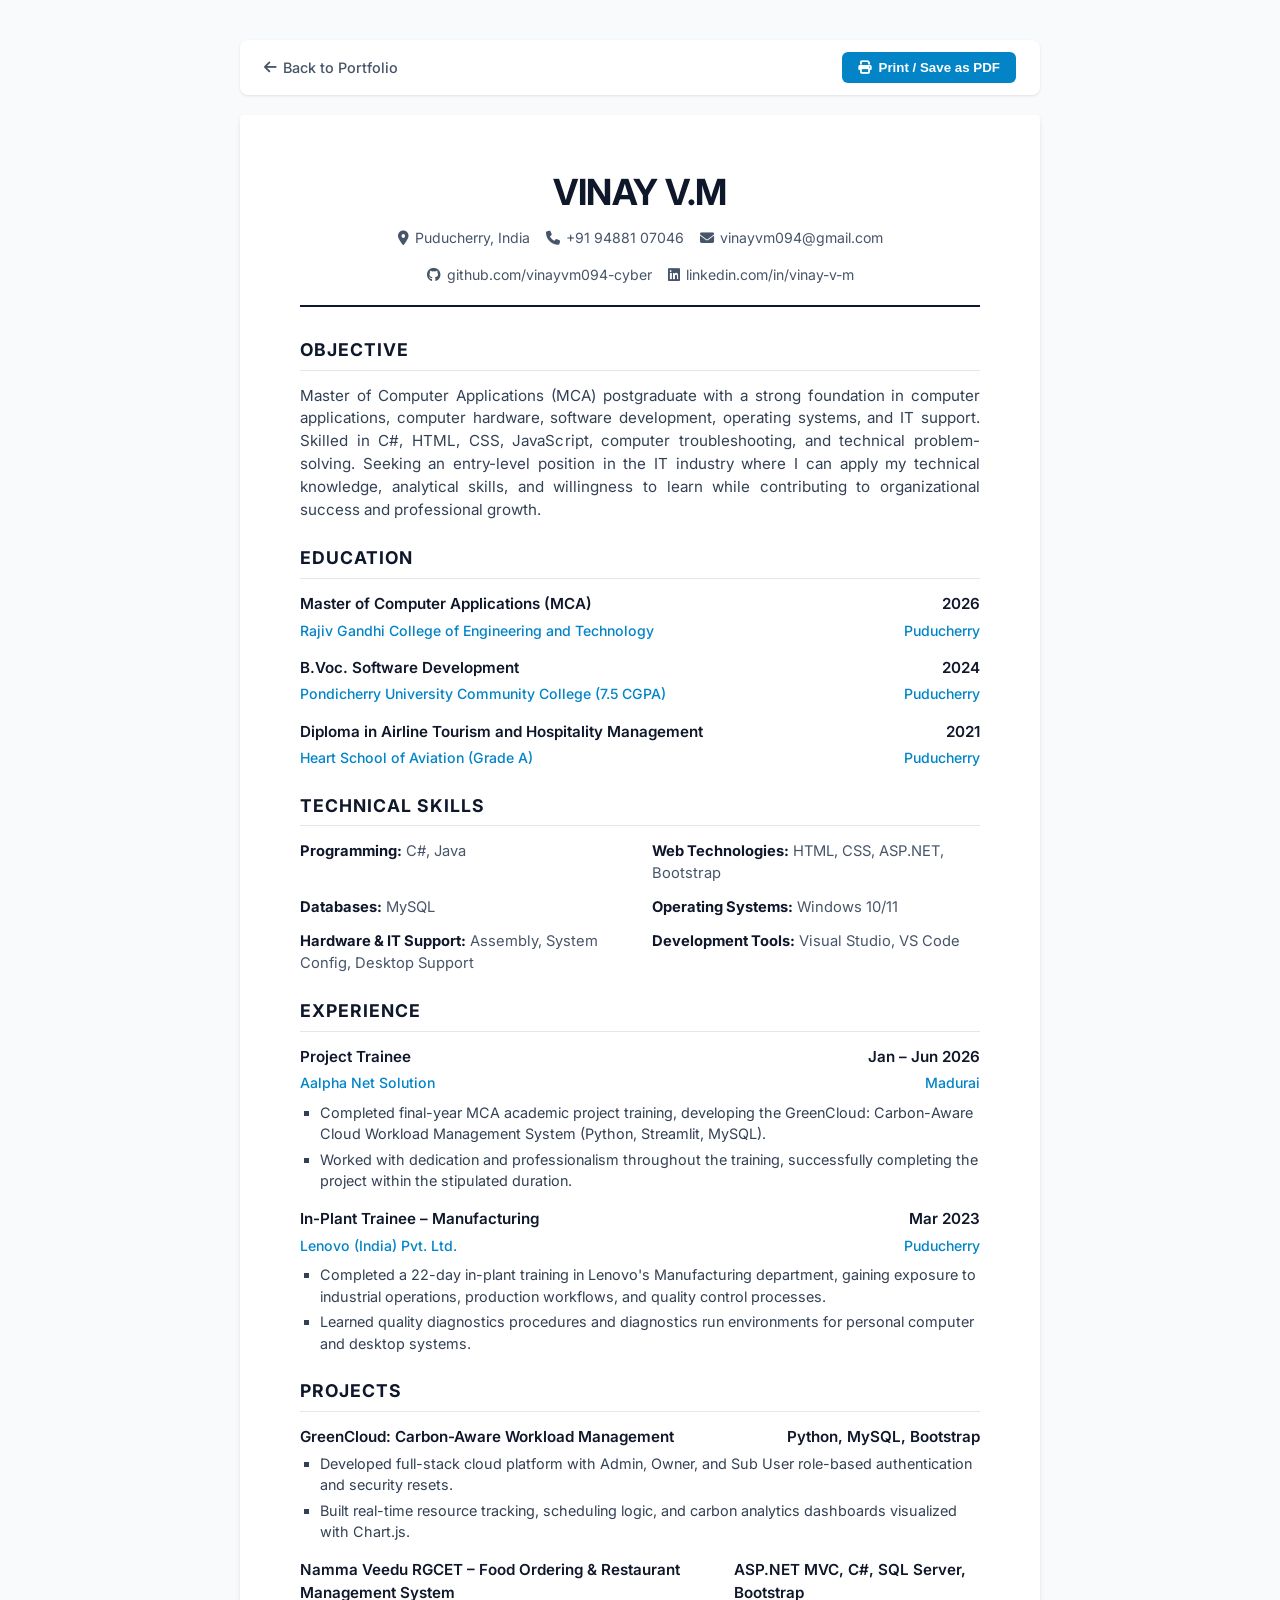
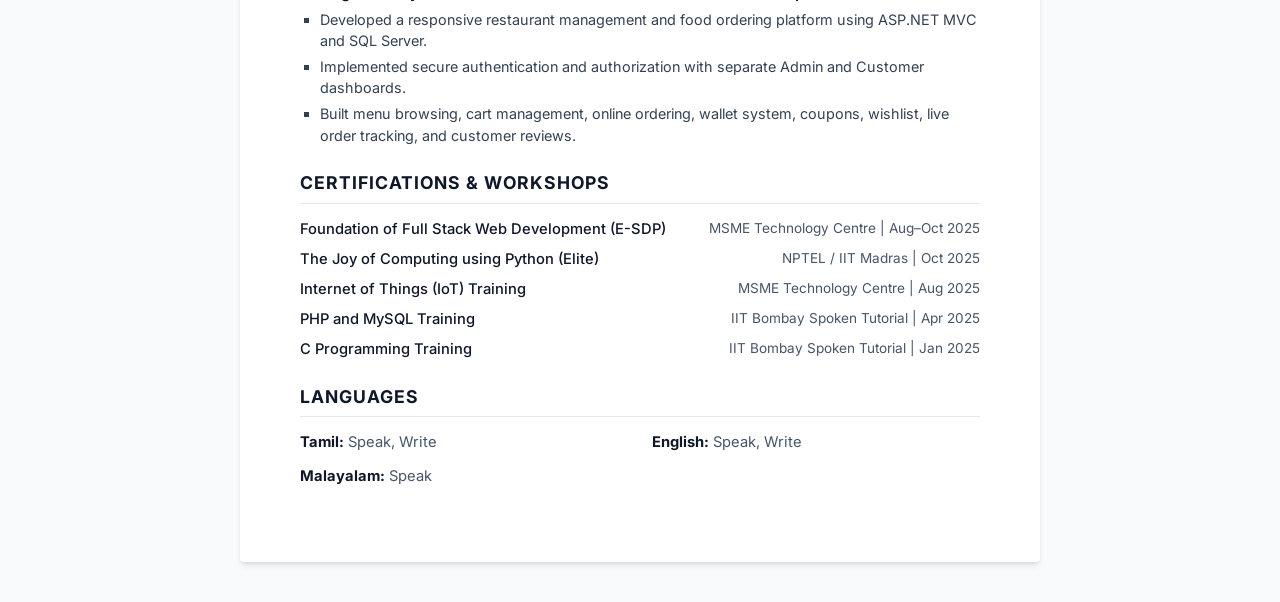
<file: assets/Vinay_VM_Resume.html>
<!DOCTYPE html>
<html lang="en">
<head>
    <meta charset="UTF-8">
    <meta name="viewport" content="width=device-width, initial-scale=1.0">
    <title>Vinay V.M | Resume Preview</title>
    <link href="https://fonts.googleapis.com/css2?family=Inter:wght@300;400;500;600;700&display=swap" rel="stylesheet">
    <link rel="stylesheet" href="https://cdnjs.cloudflare.com/ajax/libs/font-awesome/6.4.0/css/all.min.css">
    <style>
        :root {
            --primary-color: #0f172a;
            --secondary-color: #475569;
            --accent-color: #0284c7;
            --border-color: #e2e8f0;
            --text-color: #1e293b;
            --bg-color: #f8fafc;
        }

        * {
            margin: 0;
            padding: 0;
            box-sizing: border-box;
        }

        body {
            font-family: 'Inter', sans-serif;
            background-color: var(--bg-color);
            color: var(--text-color);
            line-height: 1.5;
            padding: 40px 20px;
        }

        /* Print Button Overlay */
        .no-print-bar {
            max-width: 800px;
            margin: 0 auto 20px;
            display: flex;
            justify-content: space-between;
            align-items: center;
            background: white;
            padding: 12px 24px;
            border-radius: 8px;
            box-shadow: 0 1px 3px rgba(0,0,0,0.1);
        }

        .btn-print {
            background-color: var(--accent-color);
            color: white;
            border: none;
            padding: 8px 16px;
            font-weight: 600;
            border-radius: 6px;
            cursor: pointer;
            display: inline-flex;
            align-items: center;
            gap: 8px;
            transition: background 0.2s;
        }

        .btn-print:hover {
            background-color: #0369a1;
        }

        .btn-back {
            color: var(--secondary-color);
            text-decoration: none;
            font-weight: 500;
            font-size: 0.9rem;
            display: inline-flex;
            align-items: center;
            gap: 6px;
        }

        .btn-back:hover {
            color: var(--primary-color);
        }

        /* Resume A4 Sheet Mockup */
        .resume-sheet {
            max-width: 800px;
            margin: 0 auto;
            background: white;
            padding: 50px 60px;
            box-shadow: 0 4px 6px -1px rgba(0, 0, 0, 0.1), 0 2px 4px -1px rgba(0, 0, 0, 0.06);
            border-radius: 4px;
        }

        /* Header Style */
        .resume-header {
            text-align: center;
            margin-bottom: 30px;
            border-bottom: 2px solid var(--primary-color);
            padding-bottom: 20px;
        }

        .resume-header h1 {
            font-size: 2.25rem;
            font-weight: 700;
            letter-spacing: -0.5px;
            color: var(--primary-color);
            margin-bottom: 8px;
        }

        .contact-info {
            display: flex;
            justify-content: center;
            flex-wrap: wrap;
            gap: 16px;
            font-size: 0.88rem;
            color: var(--secondary-color);
        }

        .contact-info span {
            display: inline-flex;
            align-items: center;
            gap: 6px;
        }

        .contact-info a {
            color: var(--secondary-color);
            text-decoration: none;
        }

        .contact-info a:hover {
            color: var(--accent-color);
        }

        /* Sections */
        .resume-section {
            margin-bottom: 24px;
        }

        .resume-section h2 {
            font-size: 1.1rem;
            font-weight: 700;
            text-transform: uppercase;
            letter-spacing: 1px;
            color: var(--primary-color);
            border-bottom: 1px solid var(--border-color);
            padding-bottom: 6px;
            margin-bottom: 14px;
        }

        .objective-text {
            font-size: 0.95rem;
            color: #334155;
            text-align: justify;
        }

        /* Skill Grid */
        .skills-container {
            display: grid;
            grid-template-columns: repeat(2, 1fr);
            gap: 12px 24px;
            font-size: 0.92rem;
        }

        .skill-item strong {
            color: var(--primary-color);
        }

        .skill-item span {
            color: #475569;
        }

        /* Timelines / Lists */
        .list-item {
            margin-bottom: 16px;
        }

        .list-item:last-child {
            margin-bottom: 0;
        }

        .item-header {
            display: flex;
            justify-content: space-between;
            font-weight: 600;
            font-size: 0.95rem;
            color: var(--primary-color);
            margin-bottom: 4px;
        }

        .item-subheader {
            display: flex;
            justify-content: space-between;
            font-size: 0.88rem;
            color: var(--accent-color);
            font-weight: 500;
            margin-bottom: 8px;
        }

        .item-desc {
            font-size: 0.9rem;
            color: #334155;
            list-style-type: square;
            padding-left: 20px;
        }

        .item-desc li {
            margin-bottom: 4px;
        }

        /* Certifications List */
        .certs-list {
            list-style: none;
            font-size: 0.92rem;
            color: #334155;
        }

        .certs-list li {
            margin-bottom: 8px;
            display: flex;
            justify-content: space-between;
            align-items: flex-start;
        }

        .certs-list li span.cert-title {
            font-weight: 500;
            color: var(--primary-color);
        }

        .certs-list li span.cert-meta {
            font-size: 0.85rem;
            color: var(--secondary-color);
            white-space: nowrap;
            margin-left: 16px;
        }

        /* Print Settings Override */
        @media print {
            body {
                background-color: white;
                padding: 0;
            }

            .no-print-bar {
                display: none;
            }

            .resume-sheet {
                box-shadow: none;
                padding: 0;
                max-width: 100%;
            }
        }
    </style>
</head>
<body>

    <!-- Top Toolbar (Hidden on Print) -->
    <div class="no-print-bar">
        <a href="../index.html#resume" class="btn-back">
            <i class="fa-solid fa-arrow-left"></i> Back to Portfolio
        </a>
        <button onclick="window.print()" class="btn-print">
            <i class="fa-solid fa-print"></i> Print / Save as PDF
        </button>
    </div>

    <!-- Printable Resume Canvas -->
    <div class="resume-sheet">
        
        <!-- Header -->
        <header class="resume-header">
            <h1>VINAY V.M</h1>
            <div class="contact-info">
                <span><i class="fa-solid fa-location-dot"></i> Puducherry, India</span>
                <span><i class="fa-solid fa-phone"></i> +91 94881 07046</span>
                <span><i class="fa-solid fa-envelope"></i> <a href="mailto:vinayvm094@gmail.com">vinayvm094@gmail.com</a></span>
                <span><i class="fa-brands fa-github"></i> <a href="https://github.com/vinayvm094-cyber" target="_blank">github.com/vinayvm094-cyber</a></span>
                <span><i class="fa-brands fa-linkedin"></i> <a href="https://linkedin.com/in/vinay-v-m" target="_blank">linkedin.com/in/vinay-v-m</a></span>
            </div>
        </header>

        <!-- Objective -->
        <section class="resume-section">
            <h2>Objective</h2>
            <p class="objective-text">
                Master of Computer Applications (MCA) postgraduate with a strong foundation in computer applications, computer hardware, software development, operating systems, and IT support. Skilled in C#, HTML, CSS, JavaScript, computer troubleshooting, and technical problem-solving. Seeking an entry-level position in the IT industry where I can apply my technical knowledge, analytical skills, and willingness to learn while contributing to organizational success and professional growth.
            </p>
        </section>

        <!-- Education -->
        <section class="resume-section">
            <h2>Education</h2>
            
            <div class="list-item">
                <div class="item-header">
                    <span>Master of Computer Applications (MCA)</span>
                    <span>2026</span>
                </div>
                <div class="item-subheader">
                    <span>Rajiv Gandhi College of Engineering and Technology</span>
                    <span>Puducherry</span>
                </div>
            </div>

            <div class="list-item">
                <div class="item-header">
                    <span>B.Voc. Software Development</span>
                    <span>2024</span>
                </div>
                <div class="item-subheader">
                    <span>Pondicherry University Community College (7.5 CGPA)</span>
                    <span>Puducherry</span>
                </div>
            </div>

            <div class="list-item">
                <div class="item-header">
                    <span>Diploma in Airline Tourism and Hospitality Management</span>
                    <span>2021</span>
                </div>
                <div class="item-subheader">
                    <span>Heart School of Aviation (Grade A)</span>
                    <span>Puducherry</span>
                </div>
            </div>
        </section>

        <!-- Skills -->
        <section class="resume-section">
            <h2>Technical Skills</h2>
            <div class="skills-container">
                <div class="skill-item">
                    <strong>Programming:</strong> <span>C#, Java</span>
                </div>
                <div class="skill-item">
                    <strong>Web Technologies:</strong> <span>HTML, CSS, ASP.NET, Bootstrap</span>
                </div>
                <div class="skill-item">
                    <strong>Databases:</strong> <span>MySQL</span>
                </div>
                <div class="skill-item">
                    <strong>Operating Systems:</strong> <span>Windows 10/11</span>
                </div>
                <div class="skill-item">
                    <strong>Hardware & IT Support:</strong> <span>Assembly, System Config, Desktop Support</span>
                </div>
                <div class="skill-item">
                    <strong>Development Tools:</strong> <span>Visual Studio, VS Code</span>
                </div>
            </div>
        </section>

        <!-- Experience -->
        <section class="resume-section">
            <h2>Experience</h2>
            <div class="list-item">
                <div class="item-header">
                    <span>Project Trainee</span>
                    <span>Jan – Jun 2026</span>
                </div>
                <div class="item-subheader">
                    <span>Aalpha Net Solution</span>
                    <span>Madurai</span>
                </div>
                <ul class="item-desc">
                    <li>Completed final-year MCA academic project training, developing the GreenCloud: Carbon-Aware Cloud Workload Management System (Python, Streamlit, MySQL).</li>
                    <li>Worked with dedication and professionalism throughout the training, successfully completing the project within the stipulated duration.</li>
                </ul>
            </div>
            <div class="list-item">
                <div class="item-header">
                    <span>In-Plant Trainee – Manufacturing</span>
                    <span>Mar 2023</span>
                </div>
                <div class="item-subheader">
                    <span>Lenovo (India) Pvt. Ltd.</span>
                    <span>Puducherry</span>
                </div>
                <ul class="item-desc">
                    <li>Completed a 22-day in-plant training in Lenovo's Manufacturing department, gaining exposure to industrial operations, production workflows, and quality control processes.</li>
                    <li>Learned quality diagnostics procedures and diagnostics run environments for personal computer and desktop systems.</li>
                </ul>
            </div>
        </section>

        <!-- Projects -->
        <section class="resume-section">
            <h2>Projects</h2>
            
            <div class="list-item">
                <div class="item-header">
                    <span>GreenCloud: Carbon-Aware Workload Management</span>
                    <span>Python, MySQL, Bootstrap</span>
                </div>
                <ul class="item-desc">
                    <li>Developed full-stack cloud platform with Admin, Owner, and Sub User role-based authentication and security resets.</li>
                    <li>Built real-time resource tracking, scheduling logic, and carbon analytics dashboards visualized with Chart.js.</li>
                </ul>
            </div>

            <div class="list-item">
                <div class="item-header">
                    <span>Namma Veedu RGCET – Food Ordering & Restaurant Management System</span>
                    <span>ASP.NET MVC, C#, SQL Server, Bootstrap</span>
                </div>
                <ul class="item-desc">
                    <li>Developed a responsive restaurant management and food ordering platform using ASP.NET MVC and SQL Server.</li>
                    <li>Implemented secure authentication and authorization with separate Admin and Customer dashboards.</li>
                    <li>Built menu browsing, cart management, online ordering, wallet system, coupons, wishlist, live order tracking, and customer reviews.</li>
                </ul>
            </div>
        </section>

        <!-- Certifications -->
        <section class="resume-section">
            <h2>Certifications & Workshops</h2>
            <ul class="certs-list">
                <li>
                    <span class="cert-title">Foundation of Full Stack Web Development (E-SDP)</span>
                    <span class="cert-meta">MSME Technology Centre | Aug–Oct 2025</span>
                </li>
                <li>
                    <span class="cert-title">The Joy of Computing using Python (Elite)</span>
                    <span class="cert-meta">NPTEL / IIT Madras | Oct 2025</span>
                </li>
                <li>
                    <span class="cert-title">Internet of Things (IoT) Training</span>
                    <span class="cert-meta">MSME Technology Centre | Aug 2025</span>
                </li>
                <li>
                    <span class="cert-title">PHP and MySQL Training</span>
                    <span class="cert-meta">IIT Bombay Spoken Tutorial | Apr 2025</span>
                </li>
                <li>
                    <span class="cert-title">C Programming Training</span>
                    <span class="cert-meta">IIT Bombay Spoken Tutorial | Jan 2025</span>
                </li>
            </ul>
        </section>

        <!-- Languages -->
        <section class="resume-section">
            <h2>Languages</h2>
            <div class="skills-container">
                <div class="skill-item">
                    <strong>Tamil:</strong> <span>Speak, Write</span>
                </div>
                <div class="skill-item">
                    <strong>English:</strong> <span>Speak, Write</span>
                </div>
                <div class="skill-item">
                    <strong>Malayalam:</strong> <span>Speak</span>
                </div>
            </div>
        </section>

    </div>

</body>
</html>
</file>
<file: style.css>
/* ----------------------------------------------------
   PREMIUM PORTFOLIO GLOBAL DESIGN SYSTEM - VINAY V.M
   Inspired by Apple, Vercel, Stripe, Linear & Framer
   ---------------------------------------------------- */

/* --- Custom Variables & Tokens --- */
:root {
    --bg-color: #030712; /* Deep Vercel-like Dark */
    --card-bg: rgba(17, 24, 39, 0.45); /* Liquid glass base */
    --card-border: rgba(255, 255, 255, 0.05); /* Ultra subtle border */
    --card-border-hover: rgba(0, 243, 255, 0.25); /* Glowing border hover */
    --text-primary: #f9fafb; /* Off-white */
    --text-secondary: #9ca3af; /* Gray */
    --text-muted: #6b7280; /* Darker Gray */
    
    /* Neon Colors */
    --accent-cyan: #00f3ff;
    --accent-emerald: #00ff87;
    --accent-purple: #a855f7;
    --accent-blue: #3b82f6;
    --accent-orange: #f97316;
    --accent-gold: #eab308;
    
    /* Font Stacks */
    --font-headers: 'Space Grotesk', sans-serif;
    --font-body: 'Inter', sans-serif;

    /* Glows & Shadows */
    --glow-cyan: 0 0 25px rgba(0, 243, 255, 0.25);
    --glow-emerald: 0 0 25px rgba(0, 255, 135, 0.25);
    --glow-purple: 0 0 25px rgba(168, 85, 247, 0.25);
    --shadow-premium: 0 20px 40px -15px rgba(0, 0, 0, 0.7);

    /* UI Measurements */
    --header-height: 80px;
    --border-radius-lg: 20px;
    --border-radius-md: 12px;
    --border-radius-sm: 8px;
    
    --transition-smooth: all 0.4s cubic-bezier(0.16, 1, 0.3, 1);
    --transition-quick: all 0.2s ease-out;
}

/* --- Base & Scroll Settings --- */
* {
    margin: 0;
    padding: 0;
    box-sizing: border-box;
}

html {
    scroll-behavior: smooth;
    font-size: 16px;
    background-color: var(--bg-color);
    color: var(--text-primary);
    font-family: var(--font-body);
}

body {
    overflow-x: hidden;
    min-height: 100vh;
    -webkit-font-smoothing: antialiased;
}

/* Custom Scrollbar */
::-webkit-scrollbar {
    width: 8px;
}
::-webkit-scrollbar-track {
    background: var(--bg-color);
}
::-webkit-scrollbar-thumb {
    background: rgba(255, 255, 255, 0.1);
    border-radius: 4px;
}
::-webkit-scrollbar-thumb:hover {
    background: var(--accent-cyan);
    box-shadow: var(--glow-cyan);
}

/* --- Premium Background Layer System --- */
.bg-grid-overlay {
    position: fixed;
    top: 0;
    left: 0;
    width: 100%;
    height: 100%;
    pointer-events: none;
    z-index: -2;
    background-size: 50px 50px;
    background-image: 
        linear-gradient(to right, rgba(255, 255, 255, 0.02) 1px, transparent 1px),
        linear-gradient(to bottom, rgba(255, 255, 255, 0.02) 1px, transparent 1px);
    mask-image: radial-gradient(circle at 50% 50%, black, transparent 80%);
    -webkit-mask-image: radial-gradient(circle at 50% 50%, black, transparent 80%);
}

.aurora-container {
    position: fixed;
    top: 0;
    left: 0;
    width: 100%;
    height: 100%;
    pointer-events: none;
    z-index: -3;
    filter: blur(100px);
    opacity: 0.6;
    overflow: hidden;
}

.aurora {
    position: absolute;
    width: 40vw;
    height: 40vw;
    border-radius: 50%;
    mix-blend-mode: screen;
}

.orb-cyan {
    top: -10%;
    left: 10%;
    background: radial-gradient(circle, rgba(0, 243, 255, 0.4) 0%, transparent 70%);
    animation: floatOrb 20s infinite alternate ease-in-out;
}

.orb-emerald {
    bottom: -10%;
    right: 10%;
    background: radial-gradient(circle, rgba(0, 255, 135, 0.35) 0%, transparent 70%);
    animation: floatOrb 25s infinite alternate-reverse ease-in-out;
}

.orb-purple {
    top: 40%;
    left: 50%;
    width: 30vw;
    height: 30vw;
    background: radial-gradient(circle, rgba(168, 85, 247, 0.25) 0%, transparent 70%);
    animation: floatOrb 18s infinite alternate ease-in-out 2s;
}

#particle-canvas {
    position: fixed;
    top: 0;
    left: 0;
    width: 100%;
    height: 100%;
    z-index: -1;
    pointer-events: none;
}

@keyframes floatOrb {
    0% {
        transform: translate(0, 0) scale(1);
    }
    100% {
        transform: translate(8%, 12%) scale(1.15);
    }
}

/* --- Custom Cursor Pointer Glow --- */
.custom-cursor-glow {
    position: fixed;
    top: 0;
    left: 0;
    width: 300px;
    height: 300px;
    background: radial-gradient(circle, rgba(0, 243, 255, 0.08) 0%, transparent 70%);
    border-radius: 50%;
    pointer-events: none;
    transform: translate(-50%, -50%);
    z-index: 9999;
    will-change: transform;
    opacity: 0;
    transition: opacity 0.5s ease;
}

.custom-cursor-dot {
    position: fixed;
    top: 0;
    left: 0;
    width: 6px;
    height: 6px;
    background-color: var(--accent-cyan);
    border-radius: 50%;
    pointer-events: none;
    transform: translate(-50%, -50%);
    z-index: 10000;
    will-change: transform;
    box-shadow: var(--glow-cyan);
    opacity: 0;
    transition: opacity 0.5s ease;
}

body:hover .custom-cursor-glow,
body:hover .custom-cursor-dot {
    opacity: 1;
}

/* Hide cursor on touchscreen devices */
@media (hover: none) {
    .custom-cursor-glow, .custom-cursor-dot {
        display: none;
    }
}

/* --- Layout Wrappers --- */
.content-wrapper {
    position: relative;
    z-index: 1;
}

.section-container {
    max-width: 1200px;
    margin: 0 auto;
    padding: 100px 24px;
}

/* --- Header & Navigation --- */
.glass-header {
    position: fixed;
    top: 0;
    left: 0;
    width: 100%;
    height: var(--header-height);
    background: rgba(3, 7, 18, 0.6);
    backdrop-filter: blur(16px) saturate(130%);
    border-bottom: 1px solid var(--card-border);
    z-index: 100;
    transition: var(--transition-smooth);
}

.glass-header.scrolled {
    background: rgba(3, 7, 18, 0.85);
    height: 70px;
}

.header-container {
    max-width: 1200px;
    margin: 0 auto;
    height: 100%;
    display: flex;
    justify-content: space-between;
    align-items: center;
    padding: 0 24px;
}

.logo {
    font-family: var(--font-headers);
    font-weight: 700;
    font-size: 1.5rem;
    color: var(--text-primary);
    text-decoration: none;
    letter-spacing: -0.5px;
    display: flex;
    align-items: center;
}

.logo-accent {
    color: var(--accent-cyan);
    font-weight: 800;
    text-shadow: var(--glow-cyan);
}

.logo-dot {
    color: var(--accent-emerald);
}

.nav-links {
    display: flex;
    gap: 32px;
}

.nav-link {
    color: var(--text-secondary);
    text-decoration: none;
    font-size: 0.95rem;
    font-weight: 500;
    transition: var(--transition-quick);
    position: relative;
}

.nav-link:hover, .nav-link.active {
    color: var(--text-primary);
}

.nav-link::after {
    content: '';
    position: absolute;
    bottom: -6px;
    left: 0;
    width: 0;
    height: 2px;
    background: linear-gradient(90deg, var(--accent-cyan), var(--accent-emerald));
    transition: var(--transition-quick);
}

.nav-link.active::after, .nav-link:hover::after {
    width: 100%;
}

.header-actions {
    display: flex;
    align-items: center;
    gap: 16px;
}

.btn-nav-contact {
    display: inline-block;
    padding: 10px 20px;
    border-radius: var(--border-radius-sm);
    background: rgba(255, 255, 255, 0.03);
    border: 1px solid var(--card-border);
    color: var(--text-primary);
    text-decoration: none;
    font-size: 0.9rem;
    font-weight: 500;
    transition: var(--transition-quick);
    backdrop-filter: blur(5px);
}

.btn-nav-contact:hover {
    border-color: var(--accent-cyan);
    box-shadow: 0 0 15px rgba(0, 243, 255, 0.15);
    background: rgba(0, 243, 255, 0.05);
}

/* Mobile Toggle Hamburger */
.mobile-menu-toggle {
    display: none;
    flex-direction: column;
    justify-content: space-between;
    width: 24px;
    height: 18px;
    background: transparent;
    border: none;
    cursor: pointer;
    z-index: 110;
}

.mobile-menu-toggle .bar {
    width: 100%;
    height: 2px;
    background-color: var(--text-primary);
    transition: var(--transition-quick);
}

.mobile-menu-toggle.active .bar:nth-child(1) {
    transform: translateY(8px) rotate(45deg);
}

.mobile-menu-toggle.active .bar:nth-child(2) {
    opacity: 0;
}

.mobile-menu-toggle.active .bar:nth-child(3) {
    transform: translateY(-8px) rotate(-45deg);
}

/* --- Mobile Navigation Screen Overlay --- */
.mobile-nav-overlay {
    position: fixed;
    top: 0;
    left: 0;
    width: 100%;
    height: 100vh;
    background: rgba(3, 7, 18, 0.98);
    backdrop-filter: blur(20px);
    z-index: 95;
    display: flex;
    justify-content: center;
    align-items: center;
    transform: translateY(-100%);
    transition: transform 0.6s cubic-bezier(0.16, 1, 0.3, 1);
}

.mobile-nav-overlay.active {
    transform: translateY(0);
}

.mobile-nav-links {
    display: flex;
    flex-direction: column;
    align-items: center;
    gap: 28px;
}

.mobile-link {
    font-family: var(--font-headers);
    font-size: 1.8rem;
    font-weight: 600;
    color: var(--text-secondary);
    text-decoration: none;
    transition: var(--transition-quick);
}

.mobile-link:hover {
    color: var(--accent-cyan);
    text-shadow: var(--glow-cyan);
}

/* --- Premium Buttons System --- */
.btn {
    display: inline-flex;
    align-items: center;
    justify-content: center;
    gap: 10px;
    padding: 14px 28px;
    border-radius: var(--border-radius-md);
    font-family: var(--font-headers);
    font-weight: 600;
    font-size: 0.95rem;
    cursor: pointer;
    text-decoration: none;
    transition: var(--transition-smooth);
    border: 1px solid transparent;
}

.btn-primary {
    background: linear-gradient(135deg, var(--accent-cyan), var(--accent-emerald));
    color: #030712;
    box-shadow: 0 8px 24px -6px rgba(0, 243, 255, 0.4);
}

.btn-primary:hover {
    transform: translateY(-2px);
    box-shadow: 0 12px 30px -4px rgba(0, 243, 255, 0.6);
}

.btn-secondary {
    background: rgba(255, 255, 255, 0.03);
    border: 1px solid var(--card-border);
    color: var(--text-primary);
    backdrop-filter: blur(8px);
}

.btn-secondary:hover {
    background: rgba(255, 255, 255, 0.08);
    border-color: rgba(255, 255, 255, 0.15);
    transform: translateY(-2px);
}

/* --- Glass Containers --- */
.glass-card {
    background: var(--card-bg);
    border: 1px solid var(--card-border);
    backdrop-filter: blur(12px) saturate(110%);
    border-radius: var(--border-radius-lg);
    position: relative;
    overflow: hidden;
    box-shadow: var(--shadow-premium);
    transition: var(--transition-smooth);
}

.glass-card:hover {
    border-color: var(--card-border-hover);
    transform: translateY(-4px);
    box-shadow: 0 25px 50px -12px rgba(0, 243, 255, 0.1);
}

.card-inner-glow {
    position: absolute;
    top: 0;
    left: 0;
    width: 100%;
    height: 100%;
    pointer-events: none;
    background: linear-gradient(135deg, rgba(255,255,255,0.03) 0%, transparent 60%);
    z-index: 1;
}

/* --- Text Gradient Effects --- */
.text-gradient {
    background: linear-gradient(135deg, var(--accent-cyan) 0%, var(--accent-emerald) 100%);
    -webkit-background-clip: text;
    -webkit-text-fill-color: transparent;
}

.text-cyan { color: var(--accent-cyan); text-shadow: 0 0 10px rgba(0, 243, 255, 0.2); }
.text-emerald { color: var(--accent-emerald); }

/* --- Section Typography Elements --- */
.section-header {
    margin-bottom: 60px;
}

.section-header.align-center {
    text-align: center;
}

.section-subtitle {
    font-family: var(--font-headers);
    color: var(--accent-cyan);
    font-size: 0.85rem;
    text-transform: uppercase;
    letter-spacing: 3px;
    font-weight: 700;
    margin-bottom: 8px;
    display: inline-block;
    background: rgba(0, 243, 255, 0.08);
    padding: 4px 12px;
    border-radius: 20px;
    border: 1px solid rgba(0, 243, 255, 0.15);
}

.section-title {
    font-family: var(--font-headers);
    font-size: 2.5rem;
    font-weight: 700;
    letter-spacing: -1px;
}

.section-divider {
    width: 60px;
    height: 3px;
    background: linear-gradient(90deg, var(--accent-cyan), var(--accent-emerald));
    margin: 16px auto 0;
    border-radius: 2px;
}

/* --- Scroll Reveal Animations --- */
.reveal-item {
    opacity: 0;
    transform: translateY(30px);
    transition: opacity 0.8s cubic-bezier(0.16, 1, 0.3, 1), transform 0.8s cubic-bezier(0.16, 1, 0.3, 1);
}

.reveal-item.revealed {
    opacity: 1;
    transform: translateY(0);
}

/* --- HERO SECTION --- */
.hero-section {
    min-height: 100vh;
    display: flex;
    align-items: center;
    position: relative;
    padding-top: var(--header-height);
}

.hero-container {
    display: grid;
    grid-template-columns: 1.2fr 0.8fr;
    gap: 40px;
    align-items: center;
    width: 100%;
}

.hero-content {
    display: flex;
    flex-direction: column;
    align-items: flex-start;
}

.badge-glow {
    display: inline-flex;
    align-items: center;
    gap: 8px;
    background: rgba(0, 255, 135, 0.06);
    border: 1px solid rgba(0, 255, 135, 0.15);
    padding: 6px 16px;
    border-radius: 30px;
    margin-bottom: 24px;
}

.badge-dot {
    width: 6px;
    height: 6px;
    background-color: var(--accent-emerald);
    border-radius: 50%;
    box-shadow: var(--glow-emerald);
    animation: pulseGlow 2s infinite;
}

.badge-text {
    font-size: 0.85rem;
    font-weight: 600;
    color: var(--accent-emerald);
    letter-spacing: 0.5px;
}

.hero-title {
    font-family: var(--font-headers);
    font-size: 3.8rem;
    font-weight: 700;
    line-height: 1.1;
    letter-spacing: -1.5px;
    margin-bottom: 16px;
}

.hero-subtitle {
    font-family: var(--font-headers);
    font-size: 1.8rem;
    font-weight: 500;
    margin-bottom: 24px;
    min-height: 40px;
    height: auto;
}

.hero-desc {
    font-size: 1.05rem;
    line-height: 1.6;
    color: var(--text-secondary);
    margin-bottom: 40px;
    max-width: 600px;
}

.hero-cta {
    display: flex;
    gap: 16px;
    flex-wrap: wrap;
}

/* Interactive Floating Avatar Frame */
.hero-visual {
    display: flex;
    justify-content: center;
    position: relative;
}

.avatar-glass-frame {
    position: relative;
    width: 320px;
    height: 320px;
    border-radius: var(--border-radius-lg);
    background: linear-gradient(135deg, rgba(255, 255, 255, 0.05) 0%, rgba(255, 255, 255, 0.01) 100%);
    border: 1px solid rgba(255, 255, 255, 0.08);
    box-shadow: var(--shadow-premium), inset 0 0 20px rgba(255, 255, 255, 0.05);
    display: flex;
    justify-content: center;
    align-items: center;
    backdrop-filter: blur(10px);
}

.inner-glow-container {
    position: absolute;
    top: -2px;
    left: -2px;
    right: -2px;
    bottom: -2px;
    border-radius: calc(var(--border-radius-lg) + 2px);
    background: linear-gradient(135deg, var(--accent-cyan), transparent, var(--accent-emerald));
    z-index: -1;
    opacity: 0.2;
    transition: var(--transition-smooth);
}

.avatar-glass-frame:hover .inner-glow-container {
    opacity: 0.6;
}

.profile-image-placeholder {
    width: 290px;
    height: 290px;
    background: #090d16;
    border-radius: calc(var(--border-radius-lg) - 4px);
    overflow: hidden;
    position: relative;
    display: flex;
    justify-content: center;
    align-items: center;
    border: 1px solid rgba(255, 255, 255, 0.03);
}

.placeholder-avatar-icon {
    font-size: 7rem;
    color: rgba(255, 255, 255, 0.08);
    transition: var(--transition-smooth);
}

.avatar-glass-frame:hover .placeholder-avatar-icon {
    color: rgba(0, 243, 255, 0.15);
    transform: scale(1.05);
}

.profile-avatar-img {
    width: 100%;
    height: 100%;
    object-fit: cover;
    transition: var(--transition-smooth);
}

.avatar-glass-frame:hover .profile-avatar-img {
    transform: scale(1.05);
}

/* Sci-fi Scanline effect */
.scan-line {
    position: absolute;
    width: 100%;
    height: 2px;
    background: linear-gradient(90deg, transparent, var(--accent-cyan), transparent);
    top: -5%;
    left: 0;
    box-shadow: 0 0 8px var(--accent-cyan);
    animation: scanAnimation 4s infinite linear;
    opacity: 0.7;
}

@keyframes scanAnimation {
    0% { top: -5%; }
    50% { top: 105%; }
    100% { top: -5%; }
}

/* Floating Metric Mini-cards */
.floating-glass-card {
    position: absolute;
    background: rgba(17, 24, 39, 0.75);
    border: 1px solid rgba(255, 255, 255, 0.08);
    backdrop-filter: blur(12px);
    padding: 12px 18px;
    border-radius: var(--border-radius-md);
    display: flex;
    align-items: center;
    gap: 12px;
    box-shadow: 0 15px 30px rgba(0,0,0,0.5);
    animation: floatyMetric 6s infinite alternate ease-in-out;
}

.metric-card-1 {
    top: -20px;
    right: -40px;
}

.metric-card-2 {
    bottom: 20px;
    left: -50px;
    animation-delay: -2s;
}

.card-icon-container {
    width: 36px;
    height: 36px;
    border-radius: 50%;
    display: flex;
    justify-content: center;
    align-items: center;
    font-size: 0.95rem;
}

.card-icon-container.cyan-glow {
    background: rgba(0, 243, 255, 0.1);
    color: var(--accent-cyan);
    border: 1px solid rgba(0, 243, 255, 0.2);
}

.card-icon-container.emerald-glow {
    background: rgba(0, 255, 135, 0.1);
    color: var(--accent-emerald);
    border: 1px solid rgba(0, 255, 135, 0.2);
}

.card-metric-info {
    display: flex;
    flex-direction: column;
}

.metric-val {
    font-family: var(--font-headers);
    font-weight: 700;
    font-size: 1rem;
    color: var(--text-primary);
}

.metric-lbl {
    font-size: 0.75rem;
    color: var(--text-secondary);
}

@keyframes floatyMetric {
    0% { transform: translateY(0); }
    100% { transform: translateY(-10px); }
}

@keyframes pulseGlow {
    0% { transform: scale(1); opacity: 0.6; }
    50% { transform: scale(1.2); opacity: 1; box-shadow: 0 0 12px var(--accent-emerald); }
    100% { transform: scale(1); opacity: 0.6; }
}

/* Scroll down indicator Mouse */
.scroll-indicator {
    position: absolute;
    bottom: 40px;
    left: 50%;
    transform: translateX(-50%);
    cursor: pointer;
    z-index: 5;
    opacity: 0.7;
    transition: var(--transition-quick);
}

.scroll-indicator:hover {
    opacity: 1;
}

.scroll-indicator .mouse {
    width: 24px;
    height: 40px;
    border: 2px solid var(--text-secondary);
    border-radius: 12px;
    display: block;
    position: relative;
}

.scroll-indicator .wheel {
    width: 4px;
    height: 8px;
    background-color: var(--accent-cyan);
    box-shadow: var(--glow-cyan);
    border-radius: 2px;
    position: absolute;
    top: 6px;
    left: 50%;
    transform: translateX(-50%);
    animation: scrollWheel 1.5s infinite;
}

@keyframes scrollWheel {
    0% { top: 6px; opacity: 1; }
    100% { top: 22px; opacity: 0; }
}


/* --- ABOUT & CAREER OBJECTIVE SECTION --- */
.about-grid {
    display: grid;
    grid-template-columns: 1.2fr 0.8fr;
    gap: 30px;
}

.about-card-large, .about-card-small {
    padding: 40px;
}

.about-card-large h3, .about-card-small h3 {
    font-family: var(--font-headers);
    font-size: 1.5rem;
    font-weight: 600;
    margin-bottom: 20px;
    letter-spacing: -0.5px;
}

.about-card-large p, .about-card-small p {
    font-size: 1.02rem;
    line-height: 1.6;
    color: var(--text-secondary);
    margin-bottom: 20px;
}

.about-card-large p:last-of-type {
    margin-bottom: 30px;
}

.about-meta-grid {
    display: grid;
    grid-template-columns: repeat(auto-fit, minmax(200px, 1fr));
    gap: 20px;
    border-top: 1px solid rgba(255, 255, 255, 0.05);
    padding-top: 24px;
}

.meta-item {
    display: flex;
    align-items: center;
    gap: 12px;
    color: var(--text-secondary);
}

.meta-item i {
    color: var(--accent-cyan);
    font-size: 1.1rem;
}

.objective-card {
    border-left: 3px solid var(--accent-cyan);
}

.accent-cyan {
    color: var(--accent-cyan);
}

.objective-badges {
    display: flex;
    gap: 10px;
    flex-wrap: wrap;
    margin-top: 30px;
}

.objective-badges .badge {
    background: rgba(255,255,255,0.03);
    border: 1px solid var(--card-border);
    padding: 6px 14px;
    border-radius: 30px;
    font-size: 0.8rem;
    font-weight: 500;
    color: var(--text-secondary);
}


/* --- SKILLS SECTION --- */
.skills-grid {
    display: grid;
    grid-template-columns: repeat(auto-fill, minmax(350px, 1fr));
    gap: 30px;
}

.skills-category-card {
    padding: 30px;
}

.category-header {
    display: flex;
    align-items: center;
    gap: 16px;
    margin-bottom: 24px;
    border-bottom: 1px solid rgba(255, 255, 255, 0.05);
    padding-bottom: 16px;
}

.cat-icon {
    width: 42px;
    height: 42px;
    border-radius: var(--border-radius-sm);
    display: flex;
    justify-content: center;
    align-items: center;
    font-size: 1.2rem;
}

.cat-icon.cyan { background: rgba(0, 243, 255, 0.1); color: var(--accent-cyan); border: 1px solid rgba(0, 243, 255, 0.2); }
.cat-icon.emerald { background: rgba(0, 255, 135, 0.1); color: var(--accent-emerald); border: 1px solid rgba(0, 255, 135, 0.2); }
.cat-icon.purple { background: rgba(168, 85, 247, 0.1); color: var(--accent-purple); border: 1px solid rgba(168, 85, 247, 0.2); }
.cat-icon.blue { background: rgba(59, 130, 246, 0.1); color: var(--accent-blue); border: 1px solid rgba(59, 130, 246, 0.2); }
.cat-icon.orange { background: rgba(249, 115, 22, 0.1); color: var(--accent-orange); border: 1px solid rgba(249, 115, 22, 0.2); }
.cat-icon.gold { background: rgba(234, 179, 8, 0.1); color: var(--accent-gold); border: 1px solid rgba(234, 179, 8, 0.2); }

.category-header h3 {
    font-family: var(--font-headers);
    font-size: 1.25rem;
    font-weight: 600;
}

.skills-list {
    list-style: none;
    display: flex;
    flex-direction: column;
    gap: 14px;
}

.skills-list li {
    display: flex;
    justify-content: space-between;
    align-items: center;
    padding: 10px 14px;
    background: rgba(255,255,255,0.01);
    border: 1px solid rgba(255,255,255,0.02);
    border-radius: var(--border-radius-sm);
    transition: var(--transition-quick);
}

.skills-list li:hover {
    background: rgba(255,255,255,0.03);
    border-color: rgba(255, 255, 255, 0.05);
    transform: translateX(4px);
}

.skill-name {
    font-weight: 500;
    color: var(--text-primary);
}

.skill-level {
    font-size: 0.8rem;
    color: var(--text-secondary);
    background: rgba(255, 255, 255, 0.05);
    padding: 2px 10px;
    border-radius: 12px;
}

.skills-category-card:hover .skill-level {
    background: rgba(0, 243, 255, 0.1);
    color: var(--accent-cyan);
}


/* --- PROJECTS SECTION --- */
.featured-project-container {
    margin-bottom: 50px;
    padding: 40px;
}

.featured-project-grid {
    display: grid;
    grid-template-columns: 1fr 1fr;
    gap: 40px;
    align-items: center;
}

.abstract-project-art {
    width: 100%;
    height: 380px;
    border-radius: var(--border-radius-md);
    position: relative;
    overflow: hidden;
    display: flex;
    flex-direction: column;
    justify-content: center;
    align-items: center;
    border: 1px solid rgba(255,255,255,0.05);
}

.project-img-display {
    position: absolute;
    top: 0;
    left: 0;
    width: 100%;
    height: 100%;
    object-fit: cover;
    opacity: 0.45;
    transition: transform 0.5s ease, opacity 0.5s ease;
    pointer-events: none;
}

.featured-project-container:hover .project-img-display,
.project-card:hover .project-img-display {
    transform: scale(1.05);
    opacity: 0.65;
}

.main-art-bg {
    background: linear-gradient(135deg, #091a2e 0%, #030712 100%);
}

.ecom-art-bg {
    background: linear-gradient(135deg, #24113a 0%, #030712 100%);
    height: 200px;
}

.food-art-bg {
    background: linear-gradient(135deg, #3d190f 0%, #030712 100%);
    height: 200px;
}

.hardware-art-bg {
    background: linear-gradient(135deg, #0f241d 0%, #030712 100%);
    height: 200px;
}

.center-orb {
    width: 120px;
    height: 120px;
    background: radial-gradient(circle, rgba(0, 243, 255, 0.3) 0%, transparent 70%);
    border-radius: 50%;
    filter: blur(15px);
    animation: orbPulse 6s infinite alternate ease-in-out;
}

@keyframes orbPulse {
    0% { transform: scale(1); opacity: 0.6; }
    100% { transform: scale(1.4); opacity: 1; }
}

.grid-mesh-mini {
    position: absolute;
    top: 0;
    left: 0;
    width: 100%;
    height: 100%;
    background-size: 20px 20px;
    background-image: 
        linear-gradient(to right, rgba(255,255,255,0.02) 1px, transparent 1px),
        linear-gradient(to bottom, rgba(255,255,255,0.02) 1px, transparent 1px);
    pointer-events: none;
}

.project-tags-overlay {
    position: absolute;
    bottom: 20px;
    left: 20px;
    display: flex;
    gap: 8px;
    flex-wrap: wrap;
}

.tech-tag {
    background: rgba(17, 24, 39, 0.85);
    border: 1px solid rgba(255,255,255,0.08);
    padding: 6px 12px;
    border-radius: 20px;
    font-size: 0.75rem;
    color: var(--text-primary);
    backdrop-filter: blur(5px);
}

.art-caption {
    position: absolute;
    top: 20px;
    right: 20px;
    font-size: 0.75rem;
    color: var(--text-muted);
    font-family: var(--font-headers);
    letter-spacing: 1px;
}

.art-icon {
    font-size: 4rem;
    color: rgba(255, 255, 255, 0.05);
    transition: var(--transition-smooth);
}

.project-card:hover .art-icon {
    transform: scale(1.1);
    color: rgba(255,255,255,0.12);
}

.featured-project-details {
    display: flex;
    flex-direction: column;
    align-items: flex-start;
}

.featured-tag {
    font-family: var(--font-headers);
    color: var(--accent-cyan);
    font-size: 0.75rem;
    text-transform: uppercase;
    font-weight: 700;
    letter-spacing: 2px;
    margin-bottom: 8px;
}

.featured-project-details h3 {
    font-family: var(--font-headers);
    font-size: 1.8rem;
    font-weight: 600;
    margin-bottom: 16px;
    letter-spacing: -0.5px;
}

.project-summary {
    font-size: 1.02rem;
    line-height: 1.6;
    color: var(--text-secondary);
    margin-bottom: 24px;
}

.features-header {
    font-family: var(--font-headers);
    font-size: 0.95rem;
    font-weight: 600;
    color: var(--text-primary);
    margin-bottom: 12px;
}

.project-features-list {
    list-style: none;
    display: flex;
    flex-direction: column;
    gap: 10px;
    margin-bottom: 30px;
}

.project-features-list li {
    display: flex;
    align-items: flex-start;
    gap: 10px;
    font-size: 0.92rem;
    color: var(--text-secondary);
    line-height: 1.4;
}

.project-features-list li i {
    margin-top: 3px;
}

.project-tech-stack {
    display: flex;
    flex-wrap: wrap;
    gap: 8px;
    margin-bottom: 30px;
}

.project-tech-stack span {
    font-size: 0.8rem;
    background: rgba(255, 255, 255, 0.03);
    border: 1px solid var(--card-border);
    padding: 4px 10px;
    border-radius: 6px;
    color: var(--text-secondary);
}

.project-links {
    display: flex;
    gap: 14px;
}

/* Secondary Projects Grid */
.projects-grid {
    display: grid;
    grid-template-columns: repeat(auto-fill, minmax(290px, 1fr));
    gap: 30px;
}

.project-card {
    display: flex;
    flex-direction: column;
}

.project-card-media {
    position: relative;
    border-bottom: 1px solid var(--card-border);
}

.project-card-info {
    padding: 30px;
    display: flex;
    flex-direction: column;
    flex-grow: 1;
}

.project-card-info h3 {
    font-family: var(--font-headers);
    font-size: 1.35rem;
    font-weight: 600;
    margin-bottom: 12px;
    letter-spacing: -0.3px;
}

.project-card-info p {
    font-size: 0.95rem;
    color: var(--text-secondary);
    line-height: 1.5;
    margin-bottom: 20px;
}

.project-bullets {
    list-style: none;
    display: flex;
    flex-direction: column;
    gap: 8px;
    margin-bottom: 24px;
    font-size: 0.88rem;
    color: var(--text-secondary);
}

.project-bullets li {
    position: relative;
    padding-left: 18px;
}

.project-bullets li::before {
    content: '→';
    position: absolute;
    left: 0;
    color: var(--accent-cyan);
}

.project-card-info .project-tech-stack {
    margin-bottom: 24px;
    margin-top: auto;
}

.project-card-links {
    display: flex;
    gap: 16px;
    border-top: 1px solid rgba(255, 255, 255, 0.05);
    padding-top: 18px;
}

.project-link-icon {
    font-size: 1.15rem;
    color: var(--text-secondary);
    text-decoration: none;
    transition: var(--transition-quick);
}

.project-link-icon:hover {
    color: var(--accent-cyan);
}


/* --- EXPERIENCE SECTION --- */
.experience-timeline {
    position: relative;
    max-width: 800px;
    margin: 0 auto;
    padding: 20px 0;
}

.timeline-line {
    position: absolute;
    left: 50%;
    top: 0;
    bottom: 0;
    width: 2px;
    background: linear-gradient(to bottom, var(--accent-cyan), var(--accent-emerald));
    transform: translateX(-50%);
}

.timeline-card-wrapper {
    position: relative;
    width: 50%;
    padding: 20px 40px;
}

.timeline-card-wrapper.left {
    left: 0;
}

.timeline-card-wrapper.right {
    left: 50%;
}

.timeline-dot-glow {
    position: absolute;
    top: 38px;
    width: 14px;
    height: 14px;
    background-color: var(--accent-cyan);
    border-radius: 50%;
    z-index: 2;
    box-shadow: var(--glow-cyan);
}

.timeline-card-wrapper.left .timeline-dot-glow {
    right: -7px;
}

.timeline-card-wrapper.right .timeline-dot-glow {
    left: -7px;
}

.timeline-glass-card {
    padding: 30px;
}

.experience-header {
    display: flex;
    justify-content: space-between;
    align-items: flex-start;
    flex-wrap: wrap;
    gap: 12px;
    margin-bottom: 16px;
    border-bottom: 1px solid rgba(255, 255, 255, 0.05);
    padding-bottom: 14px;
}

.experience-header h3 {
    font-family: var(--font-headers);
    font-size: 1.2rem;
    font-weight: 600;
}

.company-name {
    font-size: 0.95rem;
    color: var(--accent-cyan);
    font-weight: 500;
    margin-top: 4px;
}

.experience-date {
    font-size: 0.8rem;
    color: var(--text-muted);
    display: flex;
    align-items: center;
    gap: 6px;
}

.experience-desc {
    font-size: 0.95rem;
    line-height: 1.6;
    color: var(--text-secondary);
    margin-bottom: 20px;
}

.experience-skills-used {
    display: flex;
    flex-wrap: wrap;
    gap: 8px;
}

.skill-tag {
    font-size: 0.72rem;
    background: rgba(255, 255, 255, 0.04);
    border: 1px solid var(--card-border);
    padding: 3px 8px;
    border-radius: 4px;
    color: var(--text-secondary);
}


/* --- EDUCATION SECTION --- */
.education-timeline-vertical {
    position: relative;
    max-width: 800px;
    margin: 0 auto;
    padding-left: 50px;
}

.edu-line {
    position: absolute;
    left: 19px;
    top: 10px;
    bottom: 10px;
    width: 2px;
    background: rgba(255, 255, 255, 0.05);
}

.edu-node {
    position: relative;
    margin-bottom: 40px;
}

.edu-node:last-of-type {
    margin-bottom: 0;
}

.edu-marker {
    position: absolute;
    left: -50px;
    top: 5px;
    width: 40px;
    height: 40px;
    background-color: var(--bg-color);
    border: 2px solid rgba(255, 255, 255, 0.08);
    border-radius: 50%;
    display: flex;
    justify-content: center;
    align-items: center;
    font-size: 0.9rem;
    color: var(--text-secondary);
    z-index: 2;
    transition: var(--transition-smooth);
}

.edu-node:hover .edu-marker {
    border-color: var(--accent-cyan);
    color: var(--accent-cyan);
    box-shadow: var(--glow-cyan);
}

.edu-content-card {
    padding: 30px;
}

.edu-year {
    font-family: var(--font-headers);
    color: var(--accent-cyan);
    font-size: 0.85rem;
    font-weight: 700;
    margin-bottom: 8px;
    display: inline-block;
}

.edu-content-card h3 {
    font-family: var(--font-headers);
    font-size: 1.3rem;
    font-weight: 600;
    margin-bottom: 6px;
}

.edu-school {
    font-size: 0.95rem;
    color: var(--text-secondary);
    font-weight: 500;
    margin-bottom: 12px;
}

.edu-content-card p {
    font-size: 0.92rem;
    color: var(--text-secondary);
    line-height: 1.5;
}

.grade-pill {
    display: inline-block;
    background: rgba(0, 255, 135, 0.08);
    border: 1px solid rgba(0, 255, 135, 0.2);
    color: var(--accent-emerald);
    font-size: 0.8rem;
    font-weight: 600;
    padding: 3px 10px;
    border-radius: 12px;
    margin-bottom: 12px;
}


/* --- CERTIFICATIONS SECTION --- */
.certifications-grid {
    display: grid;
    grid-template-columns: repeat(auto-fill, minmax(280px, 1fr));
    gap: 24px;
}

.cert-card {
    padding: 30px;
    display: flex;
    flex-direction: column;
    align-items: flex-start;
}

.cert-badge-icon {
    width: 48px;
    height: 48px;
    background: rgba(0, 243, 255, 0.06);
    border: 1px solid rgba(0, 243, 255, 0.15);
    border-radius: 50%;
    display: flex;
    justify-content: center;
    align-items: center;
    font-size: 1.25rem;
    color: var(--accent-cyan);
    margin-bottom: 20px;
}

.cert-card h3 {
    font-family: var(--font-headers);
    font-size: 1.15rem;
    font-weight: 600;
    line-height: 1.4;
    margin-bottom: 10px;
    min-height: 46px; /* Balance sizes */
}

.cert-issuer {
    font-size: 0.9rem;
    color: var(--text-primary);
    margin-bottom: 4px;
}

.cert-duration {
    font-size: 0.8rem;
    color: var(--text-muted);
    margin-bottom: 12px;
}

.cert-program, .cert-badge-level, .cert-desc {
    font-size: 0.78rem;
    color: var(--text-secondary);
    background: rgba(255,255,255,0.03);
    padding: 4px 10px;
    border-radius: 4px;
    border: 1px solid var(--card-border);
    margin-top: auto;
}


/* --- RESUME SECTION --- */
.resume-wrapper {
    padding: 50px;
}

.resume-layout-grid {
    display: grid;
    grid-template-columns: 1fr 1fr;
    gap: 50px;
    align-items: center;
}

.resume-info-block h3 {
    font-family: var(--font-headers);
    font-size: 1.8rem;
    font-weight: 600;
    margin-bottom: 20px;
}

.resume-info-block p {
    font-size: 1.02rem;
    line-height: 1.6;
    color: var(--text-secondary);
    margin-bottom: 30px;
}

.resume-benefits {
    list-style: none;
    display: flex;
    flex-direction: column;
    gap: 14px;
    margin-bottom: 40px;
}

.resume-benefits li {
    display: flex;
    align-items: center;
    gap: 12px;
    font-size: 0.95rem;
    color: var(--text-secondary);
}

.resume-benefits li i {
    font-size: 1.1rem;
}

.resume-action-buttons {
    display: flex;
    gap: 16px;
}

.resume-preview-block {
    display: flex;
    justify-content: center;
}

.resume-visual-mockup {
    width: 100%;
    max-width: 420px;
    border-radius: var(--border-radius-md);
    background: #090e18;
    border: 1px solid rgba(255,255,255,0.08);
    box-shadow: 0 30px 60px -15px rgba(0,0,0,0.8);
    overflow: hidden;
}

.mockup-header {
    background: #02050a;
    padding: 12px 18px;
    display: flex;
    align-items: center;
    gap: 8px;
    border-bottom: 1px solid rgba(255,255,255,0.03);
}

.mockup-header span {
    width: 8px;
    height: 8px;
    border-radius: 50%;
    display: inline-block;
}

.dot-red { background-color: #ef4444; }
.dot-yellow { background-color: #eab308; }
.dot-green { background-color: #22c55e; }

.mockup-tab {
    margin-left: auto;
    font-size: 0.72rem;
    color: var(--text-muted);
    font-family: var(--font-headers);
}

.mockup-body {
    padding: 24px;
    font-family: var(--font-body);
}

.mockup-name {
    font-size: 1rem;
    font-weight: 700;
    color: var(--text-primary);
    margin-bottom: 4px;
}

.mockup-contact {
    font-size: 0.65rem;
    color: var(--text-muted);
    margin-bottom: 14px;
}

.mockup-divider {
    height: 1px;
    background: rgba(255,255,255,0.05);
    margin-bottom: 14px;
}

.mockup-section-title {
    font-size: 0.7rem;
    font-weight: 700;
    color: var(--accent-cyan);
    letter-spacing: 1px;
    margin-bottom: 6px;
}

.mockup-text-block {
    font-size: 0.68rem;
    color: var(--text-secondary);
    line-height: 1.4;
    margin-bottom: 12px;
}


/* --- CONTACT HUB SECTION --- */
.contact-grid {
    display: grid;
    grid-template-columns: repeat(auto-fit, minmax(280px, 1fr));
    gap: 30px;
    max-width: 1200px;
    margin: 0 auto;
}

.contact-info-column {
    display: flex;
    flex-direction: column;
    gap: 20px;
}

.contact-info-card {
    padding: 24px;
    display: flex;
    align-items: center;
    gap: 20px;
}

.contact-icon {
    width: 48px;
    height: 48px;
    border-radius: var(--border-radius-sm);
    display: flex;
    justify-content: center;
    align-items: center;
    font-size: 1.2rem;
}

.email-theme { background: rgba(0, 243, 255, 0.08); color: var(--accent-cyan); border: 1px solid rgba(0, 243, 255, 0.15); }
.phone-theme { background: rgba(0, 255, 135, 0.08); color: var(--accent-emerald); border: 1px solid rgba(0, 255, 135, 0.15); }
.location-theme { background: rgba(168, 85, 247, 0.08); color: var(--accent-purple); border: 1px solid rgba(168, 85, 247, 0.15); }

.contact-details-text {
    display: flex;
    flex-direction: column;
}

.contact-details-text span {
    font-size: 0.78rem;
    color: var(--text-muted);
    text-transform: uppercase;
    letter-spacing: 1px;
    margin-bottom: 4px;
}

.contact-link {
    font-size: 1.05rem;
    color: var(--text-primary);
    text-decoration: none;
    font-weight: 500;
    transition: var(--transition-quick);
}

.contact-link:hover {
    color: var(--accent-cyan);
}

.contact-plain-text {
    font-size: 1.05rem;
    color: var(--text-primary);
    font-weight: 500;
}

/* Social Grid Card */
.social-grid-card {
    padding: 30px;
    flex-direction: column;
    align-items: flex-start;
}

.social-grid-card h3 {
    font-family: var(--font-headers);
    font-size: 1.1rem;
    font-weight: 600;
    margin-bottom: 20px;
}

.social-links-grid {
    display: flex;
    gap: 16px;
    width: 100%;
}

.social-network-btn {
    flex: 1;
    height: 48px;
    border-radius: var(--border-radius-sm);
    display: flex;
    justify-content: center;
    align-items: center;
    font-size: 1.3rem;
    text-decoration: none;
    transition: var(--transition-smooth);
}

.social-network-btn.linkedin {
    background: rgba(10, 102, 194, 0.08);
    color: #0a66c2;
    border: 1px solid rgba(10, 102, 194, 0.2);
}

.social-network-btn.linkedin:hover {
    background: #0a66c2;
    color: white;
    box-shadow: 0 0 15px rgba(10, 102, 194, 0.35);
}

.social-network-btn.github {
    background: rgba(255, 255, 255, 0.03);
    color: var(--text-primary);
    border: 1px solid var(--card-border);
}

.social-network-btn.github:hover {
    background: white;
    color: #030712;
    border-color: white;
    box-shadow: 0 0 15px rgba(255,255,255,0.25);
}

/* Contact Form Column */
.contact-form-column {
    padding: 40px;
}

.contact-form-column h3 {
    font-family: var(--font-headers);
    font-size: 1.35rem;
    font-weight: 600;
    margin-bottom: 30px;
}

.glowing-form {
    display: flex;
    flex-direction: column;
    gap: 24px;
}

.form-row-double {
    display: grid;
    grid-template-columns: 1fr 1fr;
    gap: 20px;
}

.input-wrapper {
    position: relative;
    width: 100%;
}

.form-input {
    width: 100%;
    padding: 16px;
    background: rgba(255,255,255,0.02);
    border: 1px solid rgba(255,255,255,0.06);
    border-radius: var(--border-radius-sm);
    color: var(--text-primary);
    font-family: var(--font-body);
    font-size: 0.95rem;
    transition: var(--transition-quick);
}

.form-textarea {
    min-height: 140px;
    resize: vertical;
}

.form-label {
    position: absolute;
    left: 16px;
    top: 50%;
    transform: translateY(-50%);
    color: var(--text-muted);
    font-size: 0.95rem;
    pointer-events: none;
    transition: var(--transition-quick);
}

.text-area-wrapper .form-label {
    top: 20px;
    transform: none;
}

.input-glow-line {
    position: absolute;
    bottom: 0;
    left: 50%;
    width: 0;
    height: 2px;
    background: linear-gradient(90deg, var(--accent-cyan), var(--accent-emerald));
    transition: var(--transition-quick);
}

/* Active Label states */
.form-input:focus, .form-input:not(:placeholder-shown) {
    border-color: rgba(255,255,255,0.12);
    outline: none;
}

.form-input:focus ~ .form-label,
.form-input:not(:placeholder-shown) ~ .form-label {
    top: -10px;
    left: 10px;
    font-size: 0.78rem;
    color: var(--accent-cyan);
    background: #0d1220; /* Matches exact bg blend */
    padding: 2px 8px;
    border-radius: 4px;
    font-weight: 600;
}

.text-area-wrapper .form-input:focus ~ .form-label,
.text-area-wrapper .form-input:not(:placeholder-shown) ~ .form-label {
    top: -10px;
}

.form-input:focus ~ .input-glow-line {
    width: 100%;
    left: 0;
}

.btn-submit-form {
    align-self: flex-start;
}

.feedback-msg {
    margin-top: 10px;
    font-size: 0.9rem;
    font-weight: 500;
}

.feedback-msg.success {
    color: var(--accent-emerald);
}

.feedback-msg.error {
    color: #ef4444;
}


/* --- FOOTER --- */
.glass-footer {
    border-top: 1px solid var(--card-border);
    background: rgba(3, 7, 18, 0.7);
    backdrop-filter: blur(12px);
    margin-top: 50px;
}

.footer-container {
    max-width: 1200px;
    margin: 0 auto;
    padding: 40px 24px;
}

.footer-top {
    display: flex;
    justify-content: space-between;
    align-items: center;
    flex-wrap: wrap;
    gap: 20px;
}

.footer-tagline {
    font-size: 0.92rem;
    color: var(--text-secondary);
}

.footer-divider {
    height: 1px;
    background: rgba(255,255,255,0.05);
    margin: 24px 0;
}

.footer-bottom {
    display: flex;
    justify-content: space-between;
    align-items: center;
    flex-wrap: wrap;
    gap: 20px;
}

.copyright-text {
    font-size: 0.85rem;
    color: var(--text-muted);
}

.footer-utility-links {
    display: flex;
    align-items: center;
    gap: 20px;
}

.footer-utility-links a {
    color: var(--text-secondary);
    text-decoration: none;
    font-size: 0.85rem;
    transition: var(--transition-quick);
}

.footer-utility-links a:hover {
    color: var(--accent-cyan);
}

.footer-utility-links i {
    font-size: 1.1rem;
}


/* --- INTERACTIVE MODAL BACKDROP --- */
.modal-backdrop {
    position: fixed;
    top: 0;
    left: 0;
    width: 100%;
    height: 100vh;
    background: rgba(2, 4, 8, 0.85);
    backdrop-filter: blur(8px);
    z-index: 1000;
    display: flex;
    justify-content: center;
    align-items: center;
    opacity: 0;
    pointer-events: none;
    transition: opacity 0.4s ease;
}

.modal-backdrop.active {
    opacity: 1;
    pointer-events: auto;
}

.modal-card {
    max-width: 450px;
    width: 90%;
    padding: 40px;
    text-align: center;
    transform: scale(0.9);
    transition: transform 0.4s cubic-bezier(0.16, 1, 0.3, 1);
}

.modal-backdrop.active .modal-card {
    transform: scale(1);
}

.modal-close-btn {
    position: absolute;
    top: 15px;
    right: 20px;
    background: transparent;
    border: none;
    color: var(--text-secondary);
    font-size: 1.8rem;
    cursor: pointer;
    transition: var(--transition-quick);
}

.modal-close-btn:hover {
    color: var(--accent-cyan);
}

.modal-info-icon {
    font-size: 3rem;
    color: var(--accent-cyan);
    text-shadow: var(--glow-cyan);
    margin-bottom: 20px;
}

.modal-body-content h3 {
    font-family: var(--font-headers);
    font-size: 1.4rem;
    font-weight: 600;
    margin-bottom: 12px;
}

.modal-body-content p {
    font-size: 0.95rem;
    color: var(--text-secondary);
    line-height: 1.6;
    margin-bottom: 20px;
}

.modal-body-content .btn {
    width: 100%;
}


/* --- RESPONSIVE BREAKPOINTS & MEDIA QUERIES --- */

/* Laptop / Desktop refinements */
@media (max-width: 1024px) {
    .section-container {
        padding: 80px 24px;
    }
    
    .hero-title {
        font-size: 3.2rem;
    }
    
    .hero-subtitle {
        font-size: 1.6rem;
    }

    .about-grid, .featured-project-grid, .resume-layout-grid {
        grid-template-columns: 1fr;
        gap: 30px;
    }
    
    .experience-timeline::before {
        display: none;
    }
}

/* Tablet Layouts */
@media (max-width: 768px) {
    .mobile-menu-toggle {
        display: flex;
    }
    
    .nav-links, .header-actions .btn-nav-contact {
        display: none;
    }
    
    .hero-container {
        grid-template-columns: 1fr;
        gap: 50px;
        text-align: center;
    }
    
    .hero-content {
        align-items: center;
    }
    
    .hero-title {
        font-size: 2.8rem;
    }
    
    .hero-subtitle {
        font-size: 1.4rem;
    }
    
    .hero-cta {
        justify-content: center;
    }
    
    .skills-grid {
        grid-template-columns: 1fr;
    }
    
    .experience-timeline {
        padding-left: 20px;
    }
    
    .timeline-line {
        left: 20px;
    }
    
    .timeline-card-wrapper {
        width: 100%;
        padding: 20px 0 20px 30px;
    }
    
    .timeline-card-wrapper.left, .timeline-card-wrapper.right {
        left: 0;
    }
    
    .timeline-card-wrapper.left .timeline-dot-glow,
    .timeline-card-wrapper.right .timeline-dot-glow {
        left: 13px;
    }
    
    .resume-wrapper {
        padding: 30px 20px;
    }
}

/* Mobile Screen Formats */
@media (max-width: 480px) {
    html {
        font-size: 15px;
    }
    
    .hero-title {
        font-size: 2.2rem;
    }
    
    .hero-subtitle {
        font-size: 1.25rem;
    }
    
    .avatar-glass-frame {
        width: 260px;
        height: 260px;
    }
    
    .profile-image-placeholder {
        width: 236px;
        height: 236px;
    }
    
    .floating-glass-card {
        padding: 8px 12px;
    }
    
    .metric-card-1 {
        right: -10px;
    }
    
    .metric-card-2 {
        left: -10px;
    }

    .form-row-double {
        grid-template-columns: 1fr;
        gap: 24px;
    }
    
    .btn {
        width: 100%;
    }
    
    .hero-cta {
        flex-direction: column;
        width: 100%;
    }
    
    .about-card-large, .about-card-small {
        padding: 24px;
    }
    
    .featured-project-container {
        padding: 20px;
    }
    
    .abstract-project-art {
        height: 260px;
    }
}
</file>
